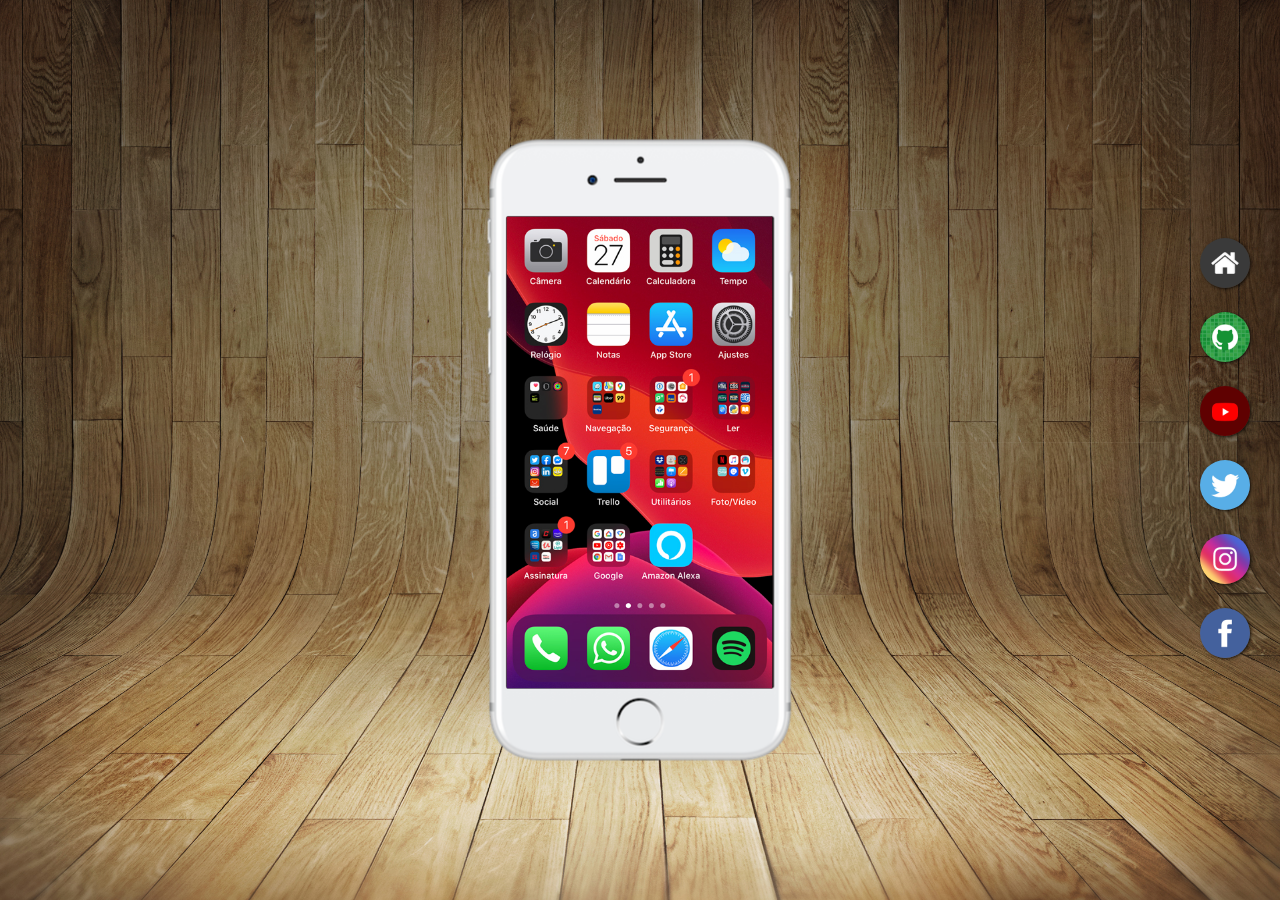
<file: index.html>
<!DOCTYPE html>
<html lang="pt-br">
<head>
    <meta charset="UTF-8">
    <meta name="viewport" content="width=device-width, initial-scale=1.0">
    <title>Projeto Social</title>
    <link rel="shortcut icon" href="faviconn.ico" type="image/x-icon">
    <link rel="stylesheet" href="estilos/styles.css">
    
</head>
<body>
    <main>
        <section id="phone">
            <iframe id="tela" name="tela" src="home.html" frameborder="0" ></iframe>

        </section><!--phone-->

        <section id="redes-sociais">
            <a class="flex-item1" href="github.html" target="tela"><img src="imagens/logo-github.jpg" alt="github"></a>
            <a class="flex-item2" href="facebook.html" target="tela"><img src="imagens/logo-facebook.jpg" alt="facebook"></a>
            <a class="flex-item3" href="home.html" target="tela"><img src="imagens/logo-home.jpg" alt="home"></a>
            
            <a class="flex-item4" href="instagram.html" target="tela"><img src="imagens/logo-instagram.jpg" alt="instagram"></a>
            <a class="flex-item5" href="twitter.html" target="tela"><img src="imagens/logo-twitter.jpg" alt="twitter"></a>
            <a class="flex-item6" href="youtube.html" target="tela"><img src="imagens/logo-youtube.jpg" alt="youtube"></a>

        </section><!--redes-sociais-->
    </main><!--main-->
</body>
</html>
</file>
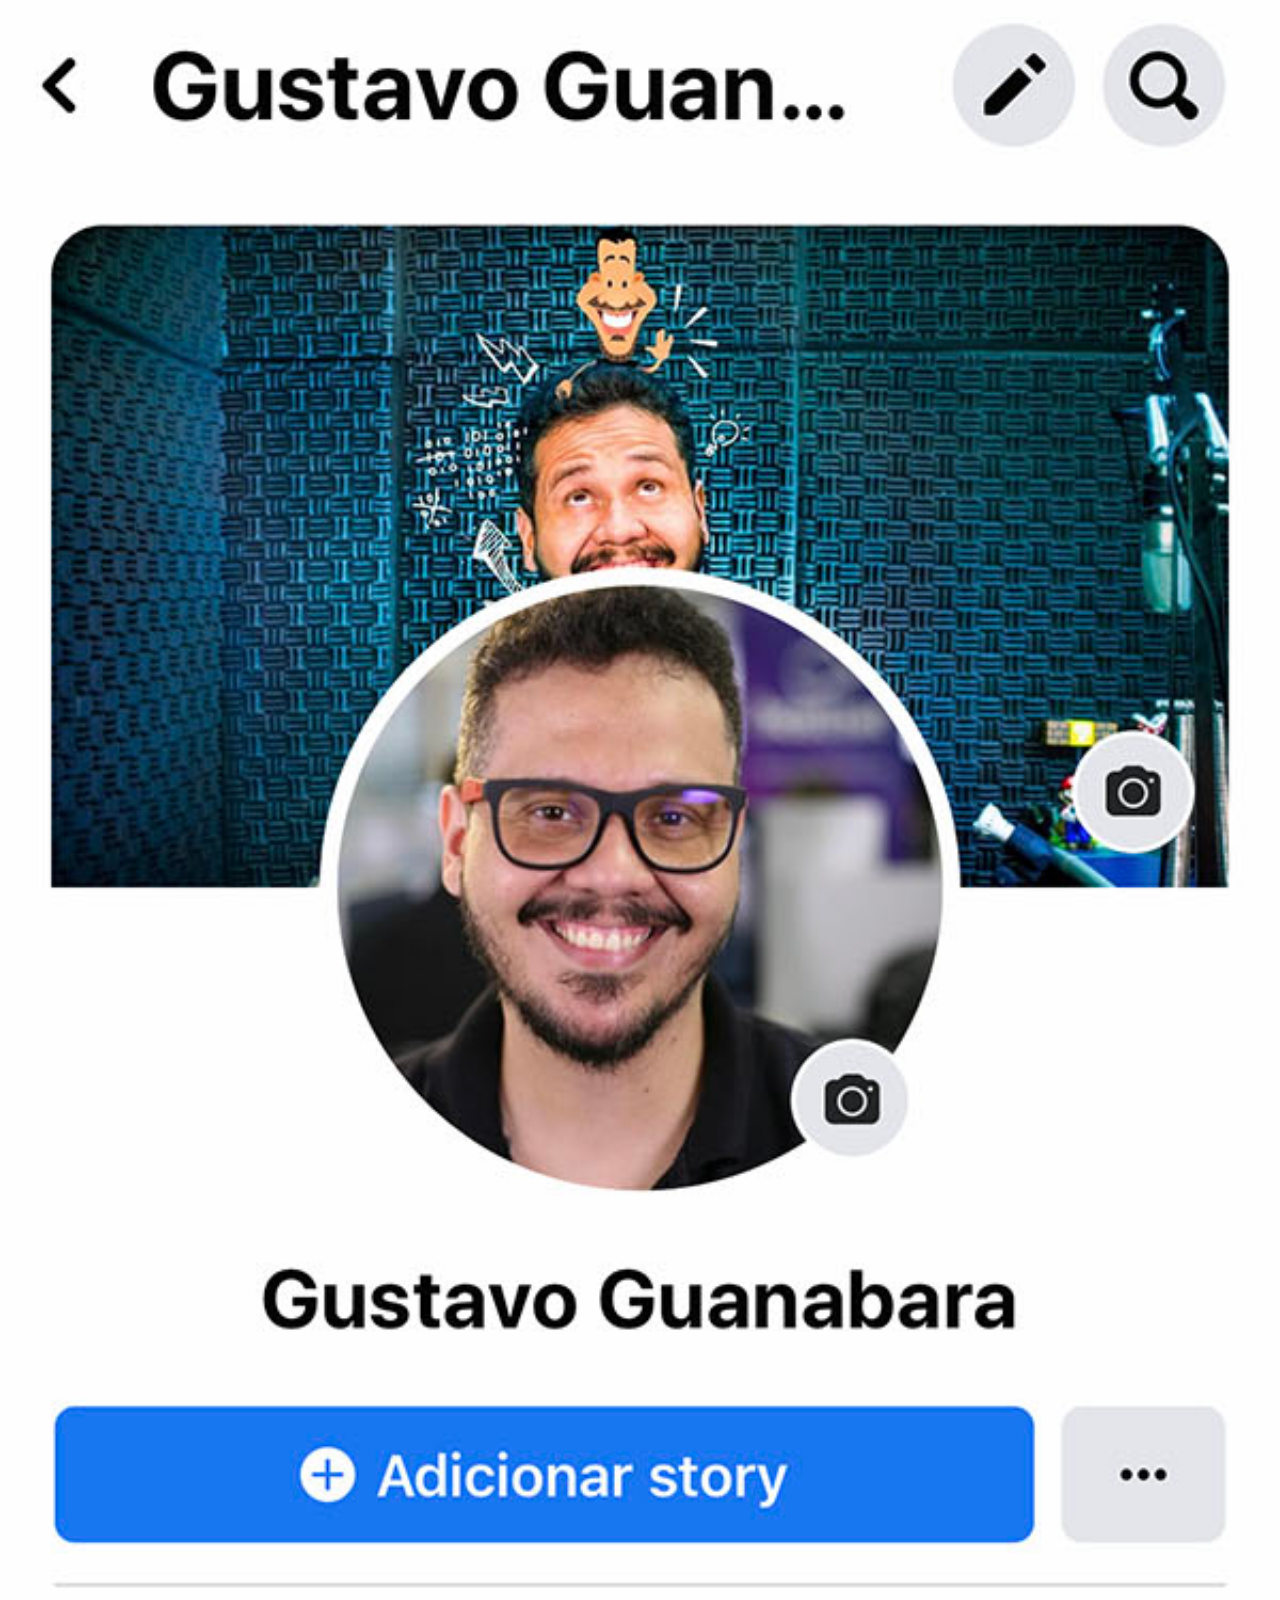
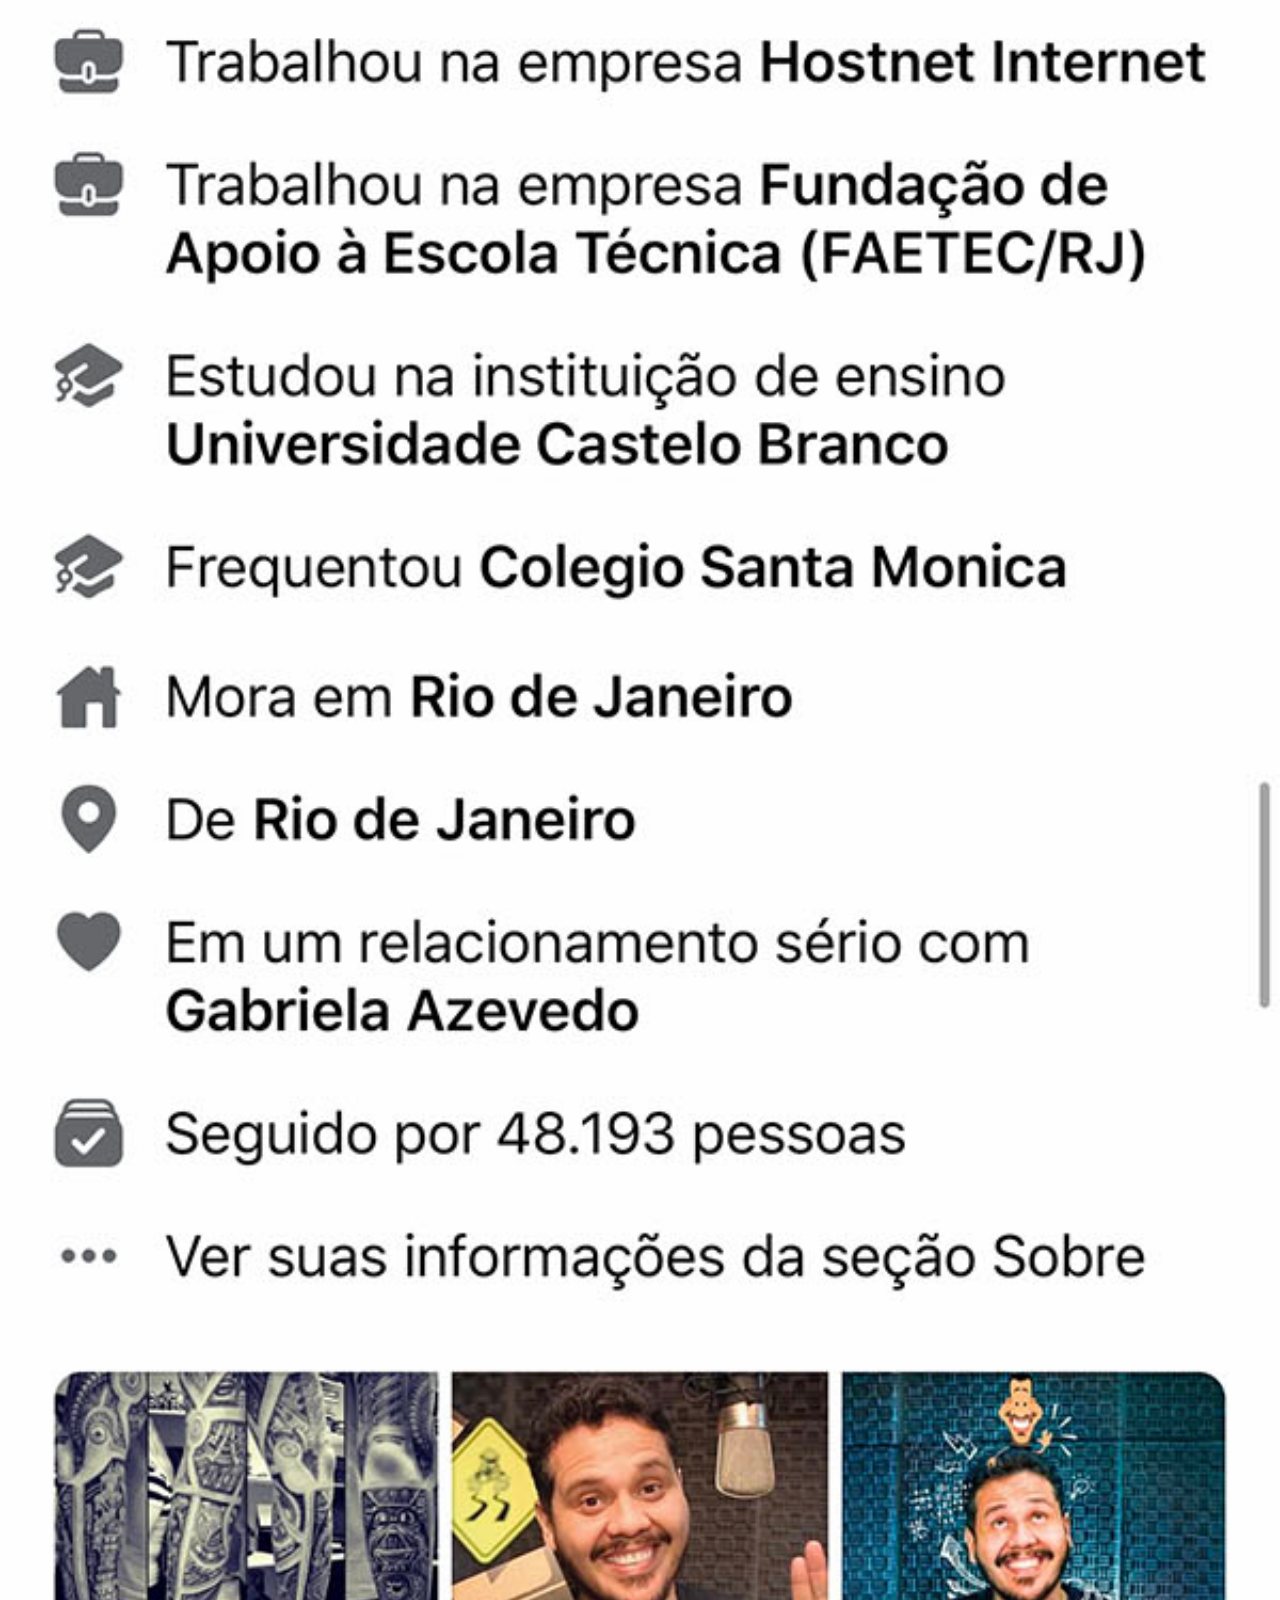
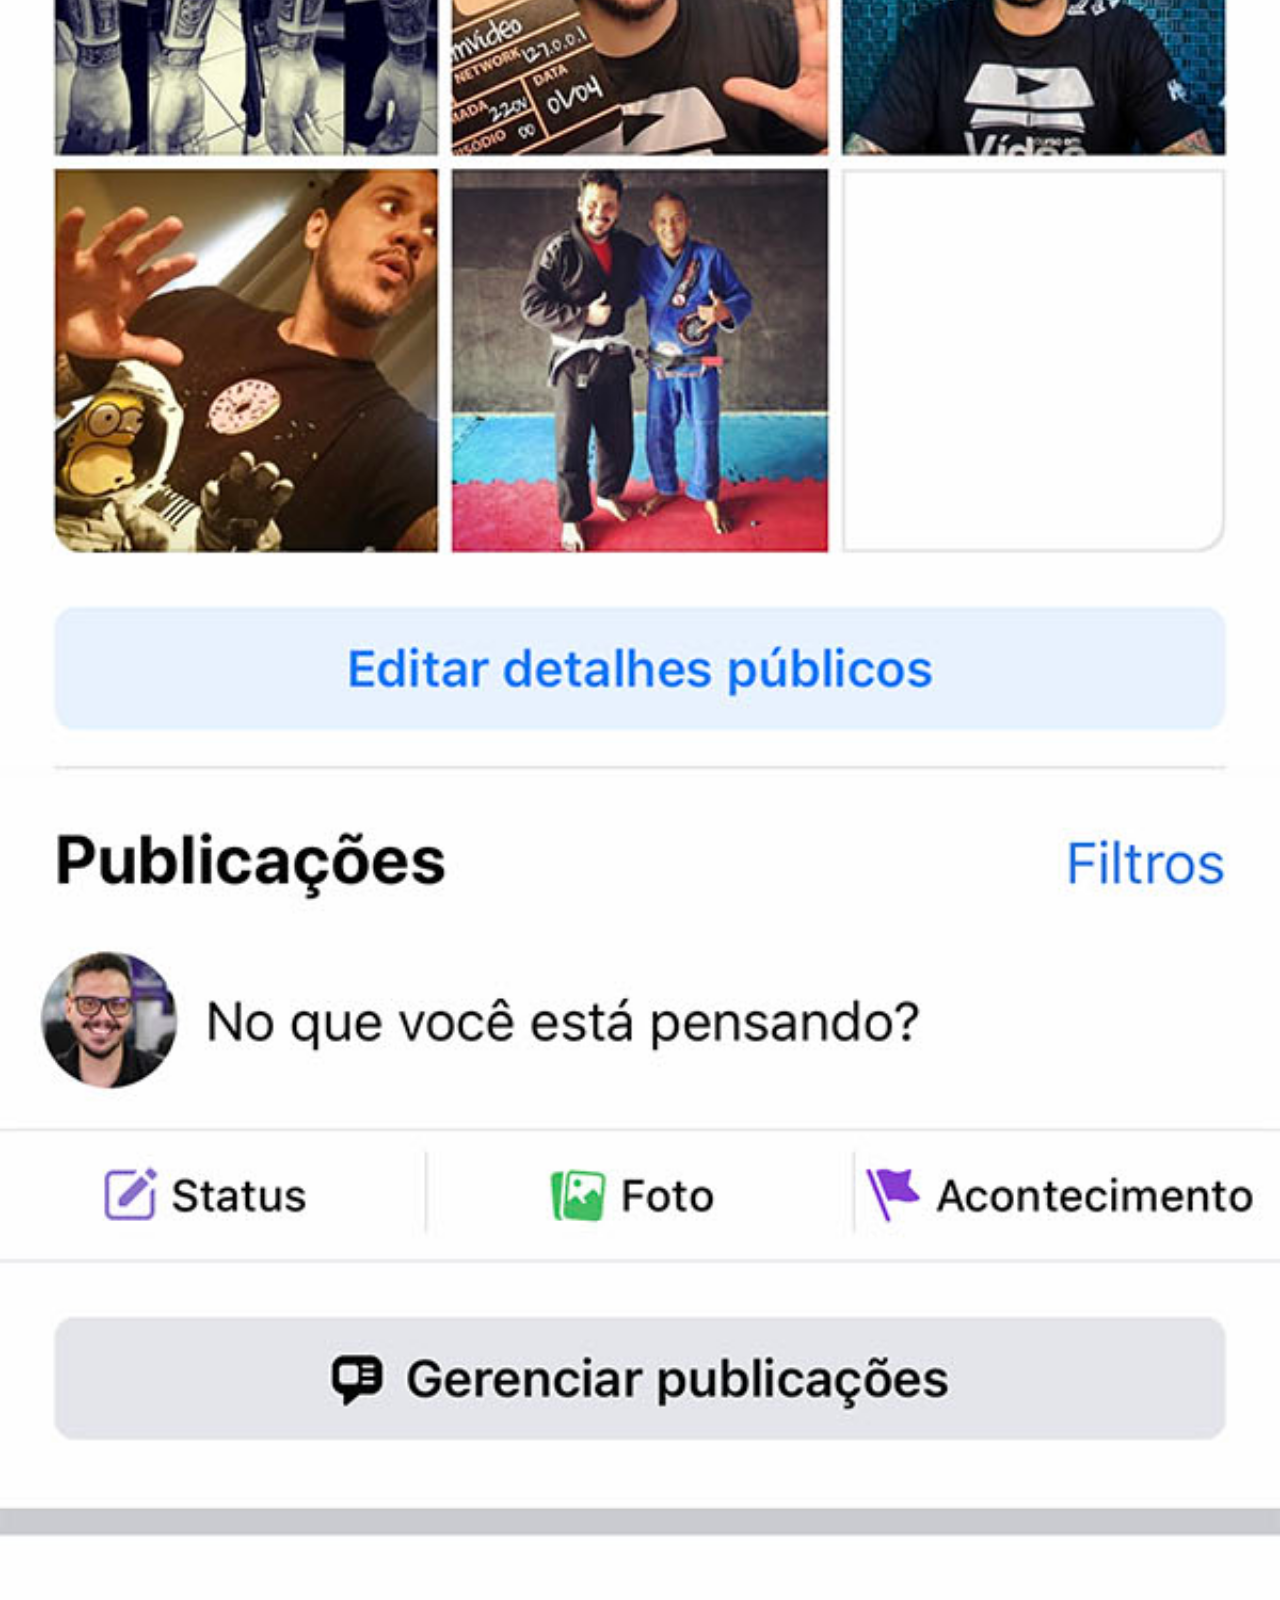
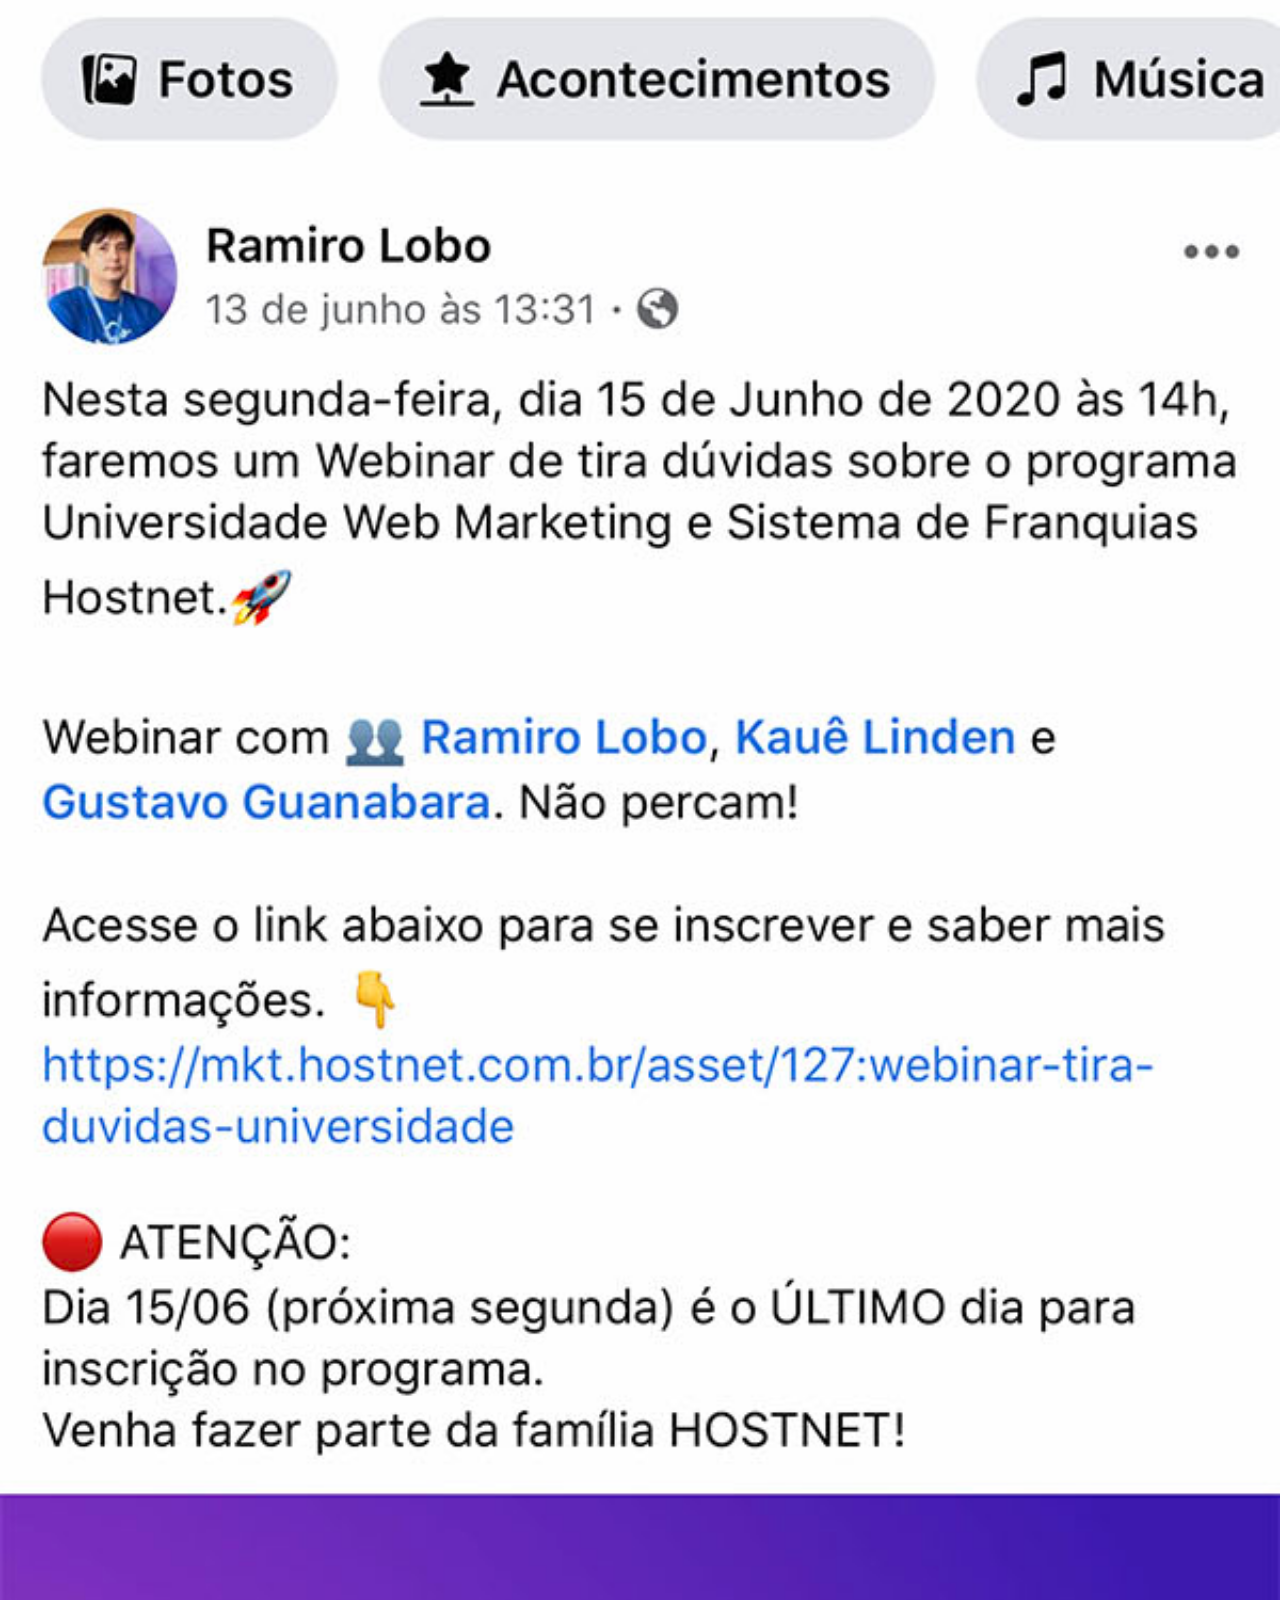
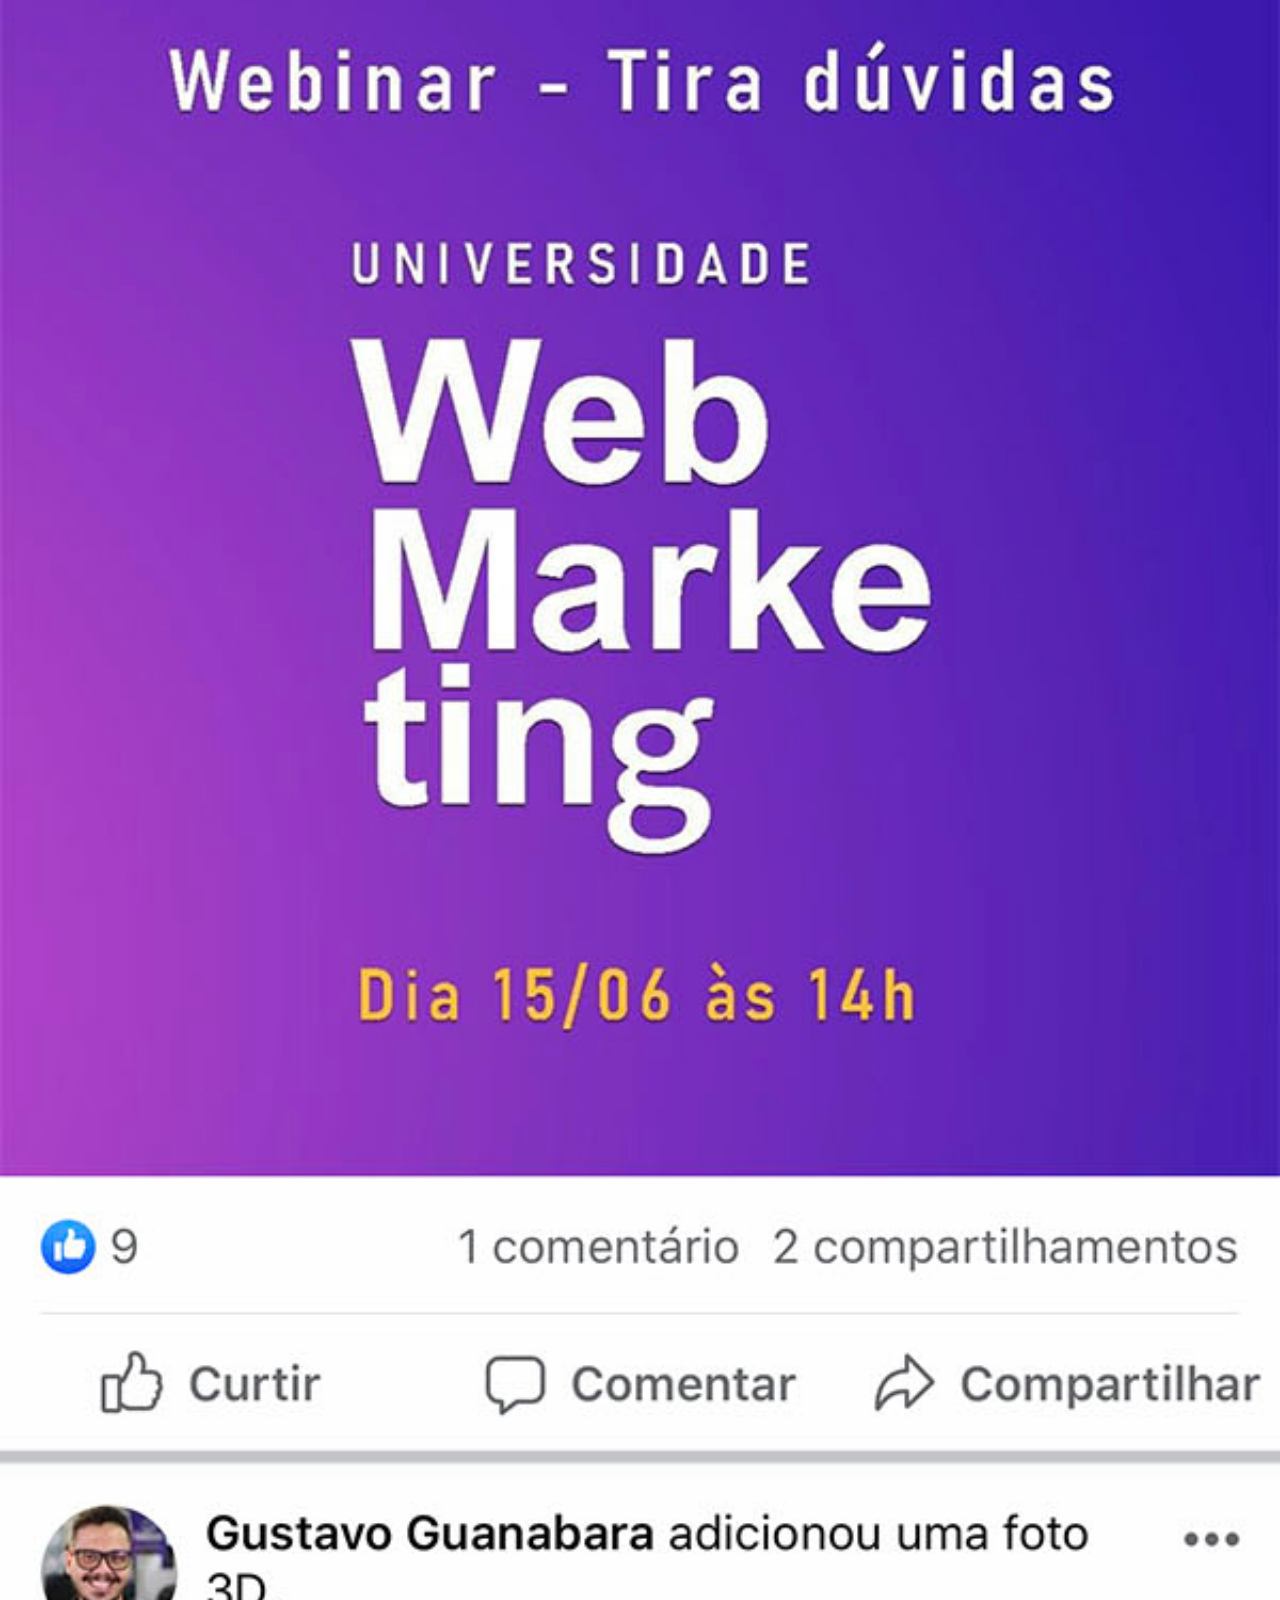
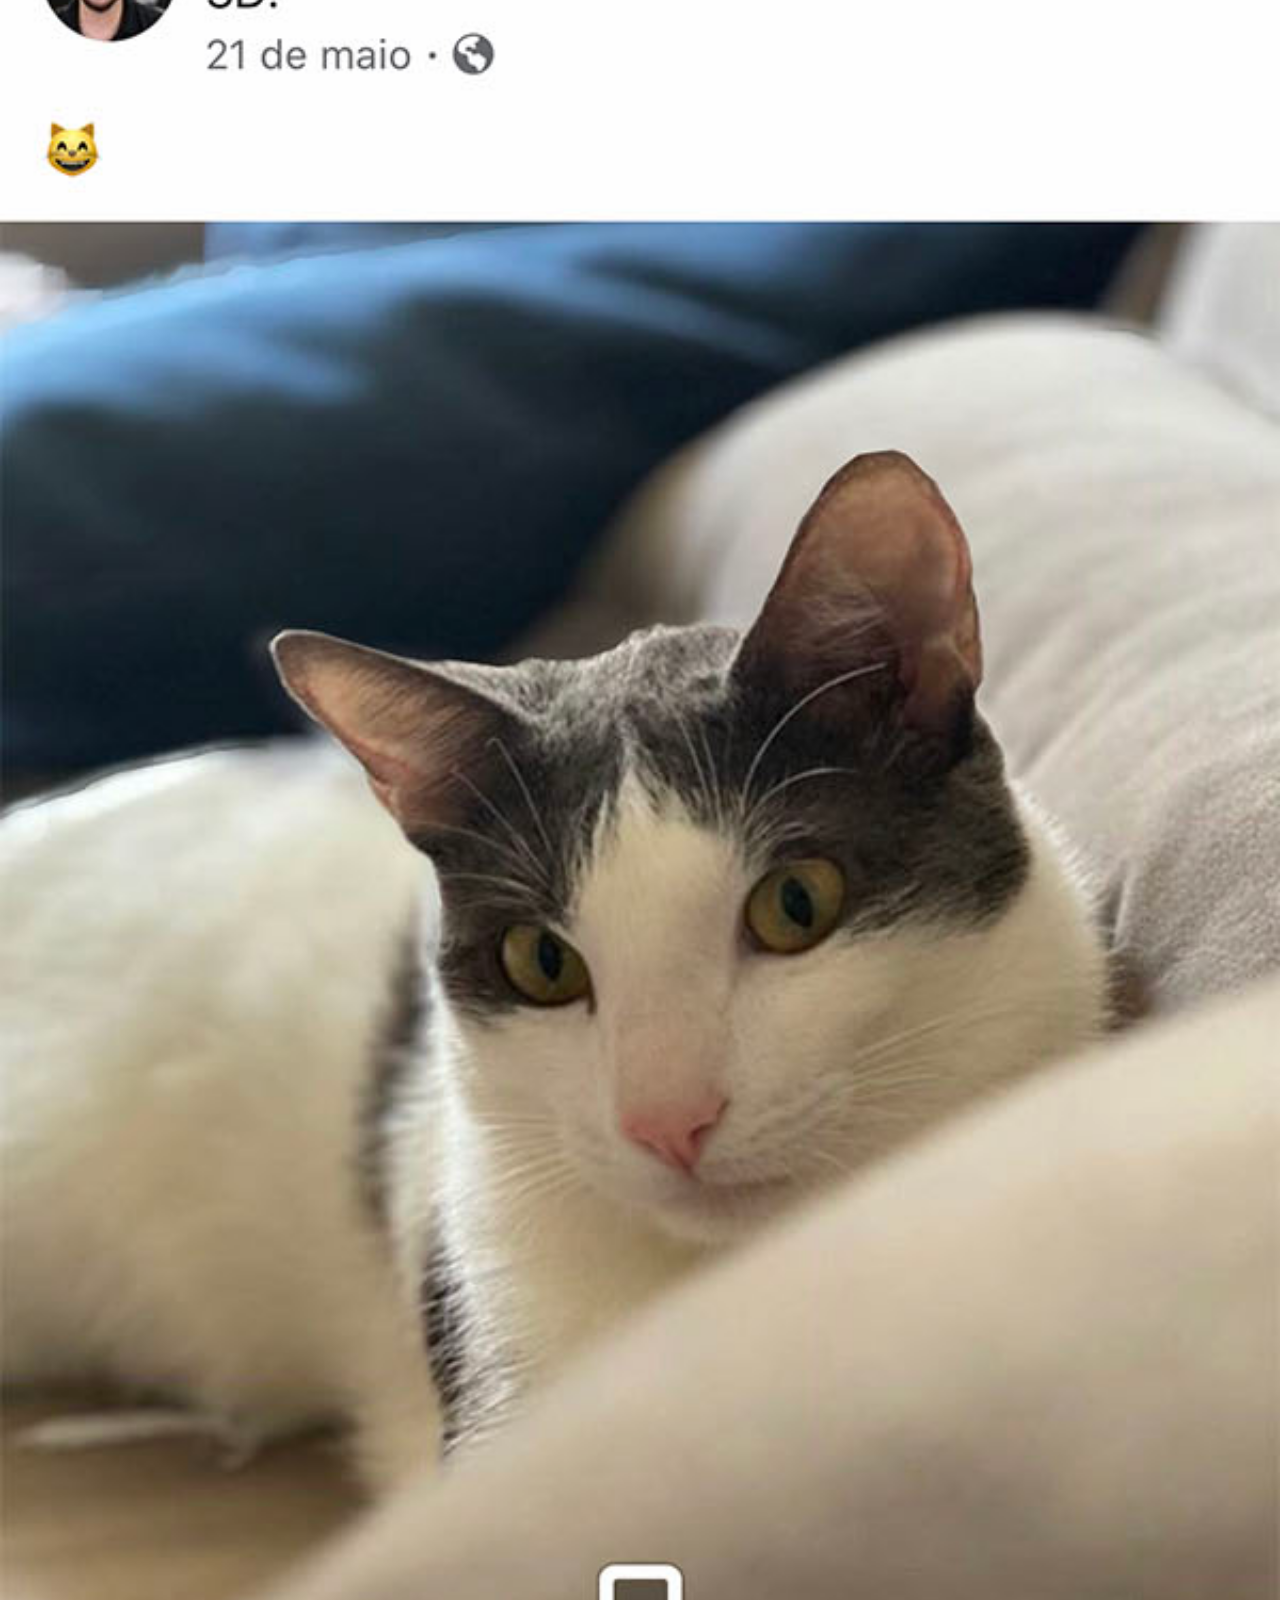
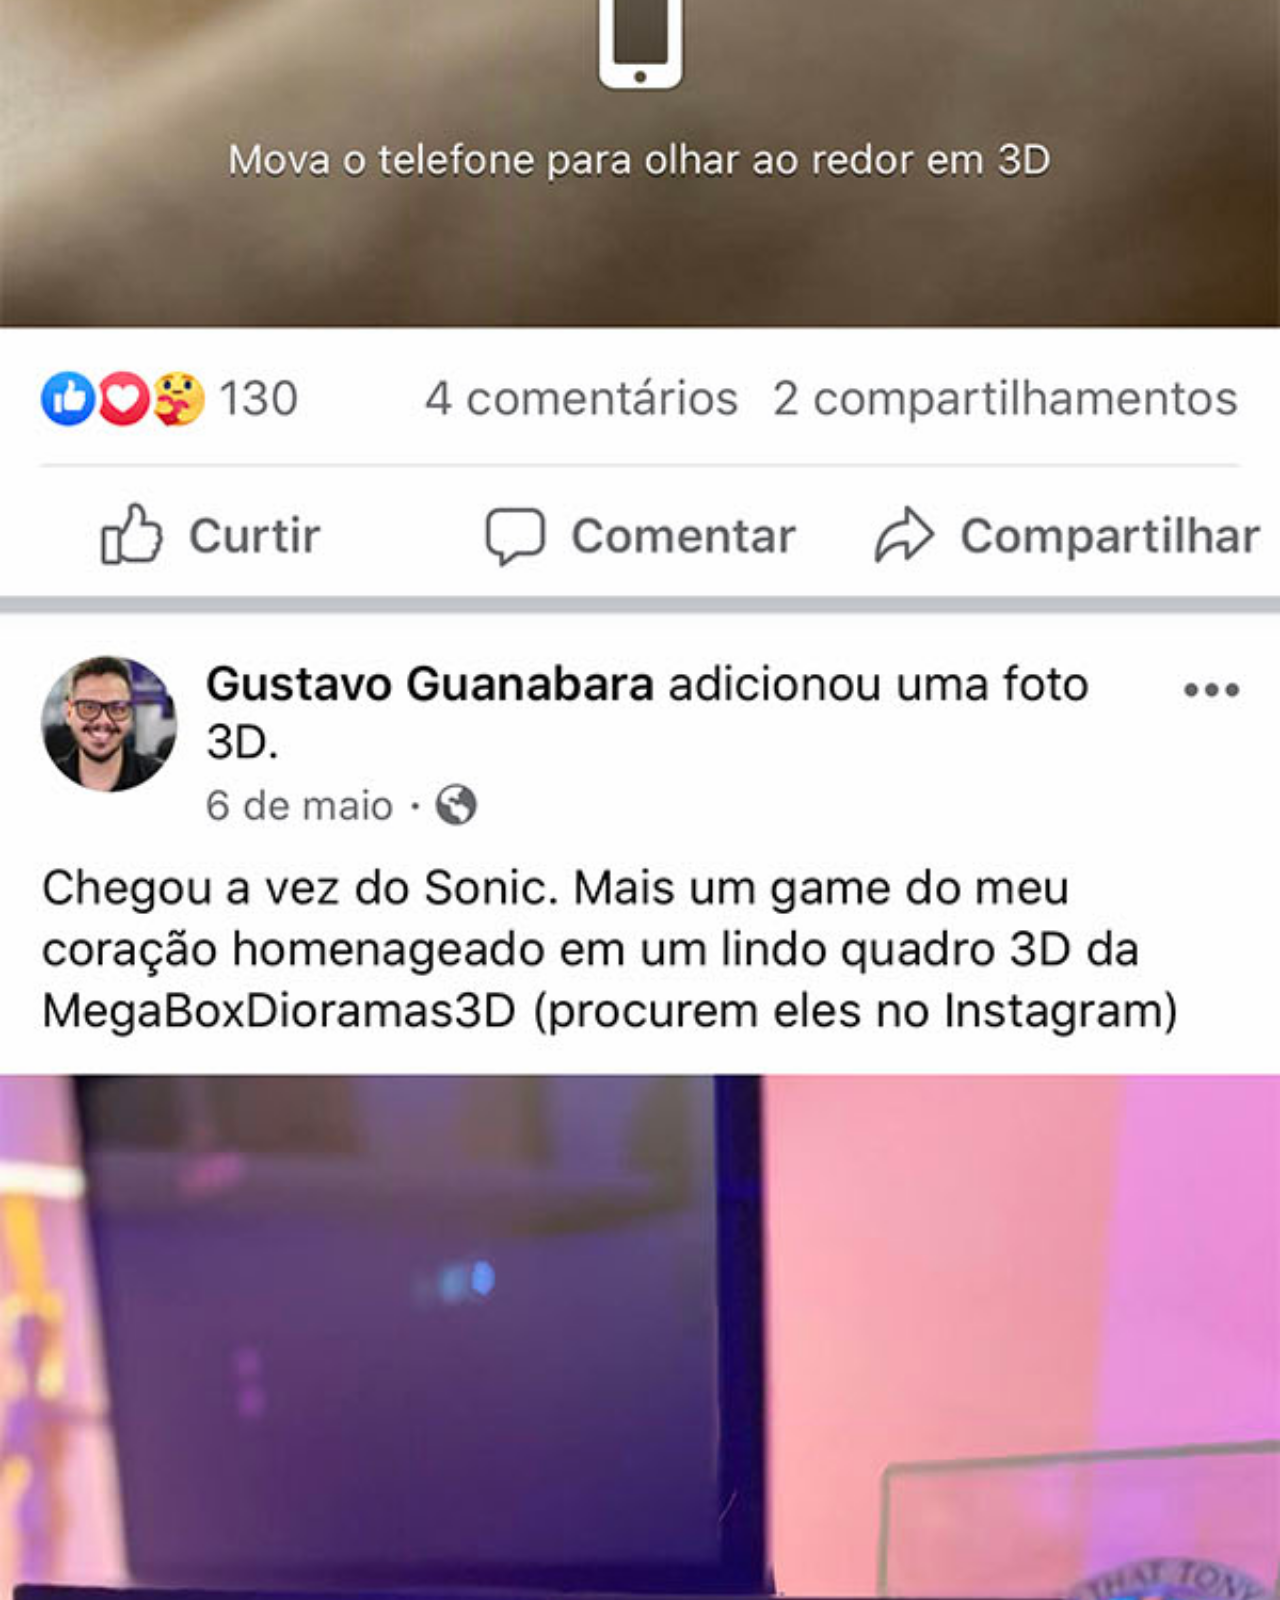
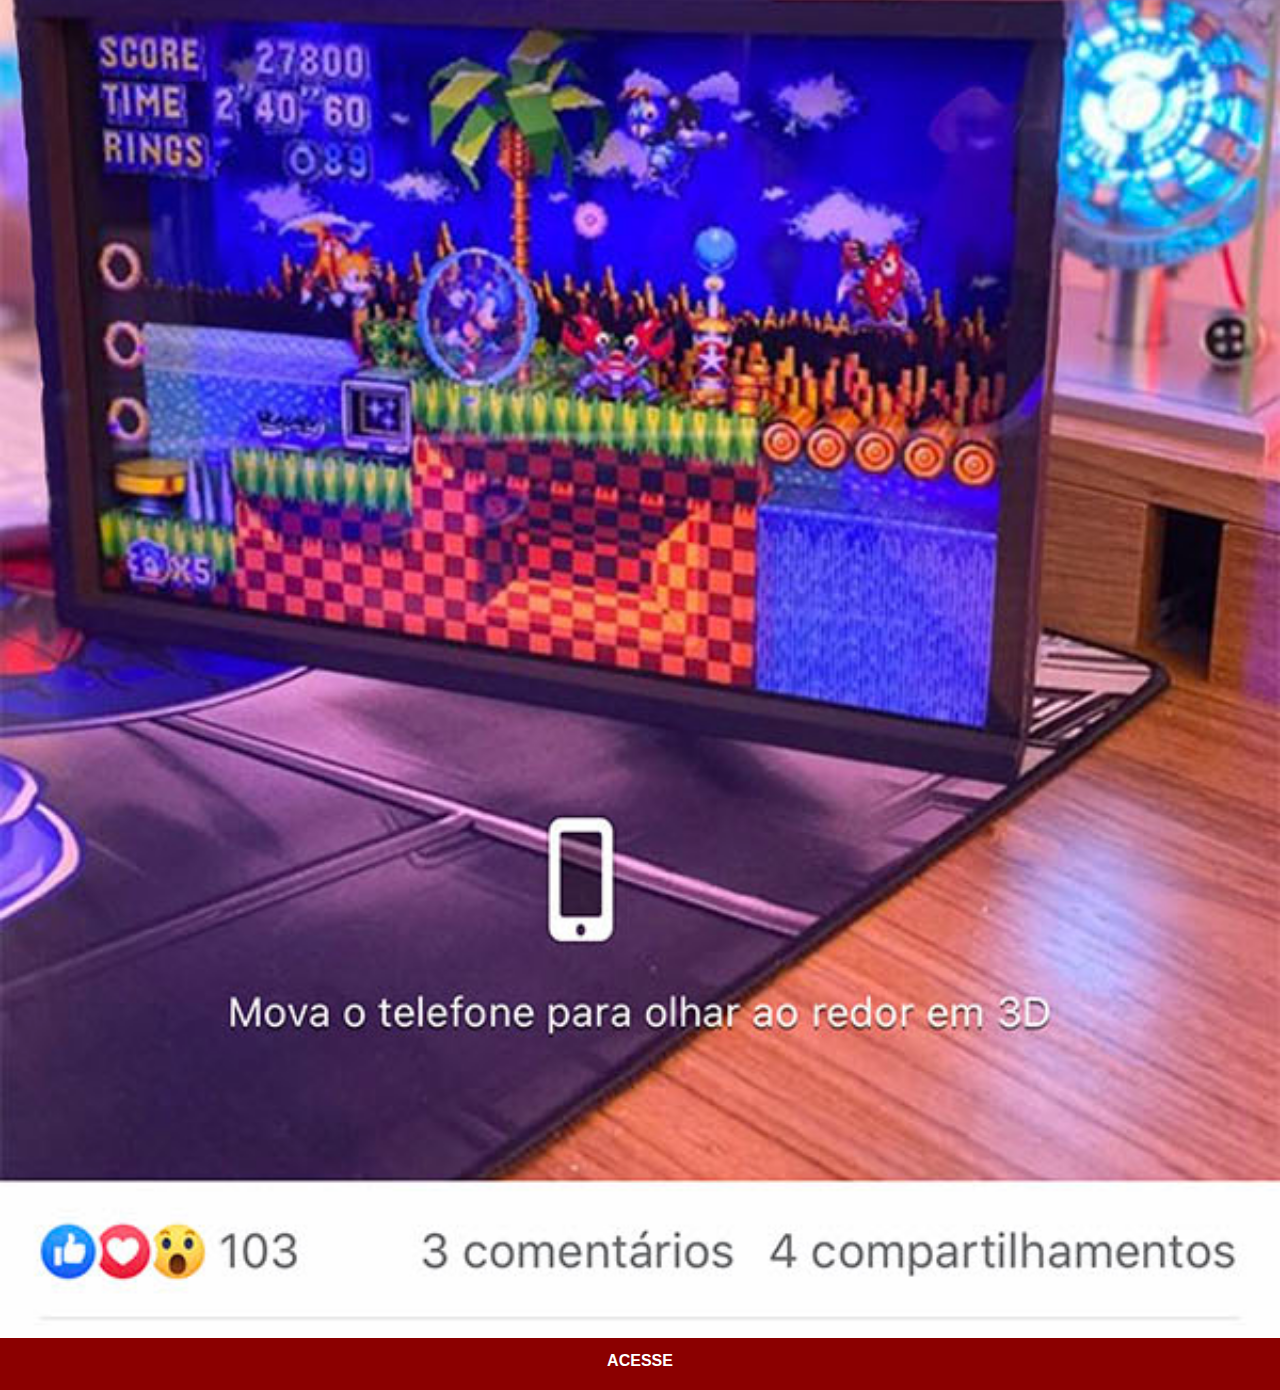
<file: facebook.html>
<!DOCTYPE html>
<html lang="pt-br">
<head>
    <meta charset="UTF-8">
    <meta name="viewport" content="width=device-width, initial-scale=1.0">
    <title>Facebook</title>
    <link rel="stylesheet" href="estilos/rede-estilos.css">
</head>
<body>
    <img src="imagens/tela-facebook.jpg" alt="facebook">
    <a href="#">ACESSE</a>
</body>
</html>
</file>
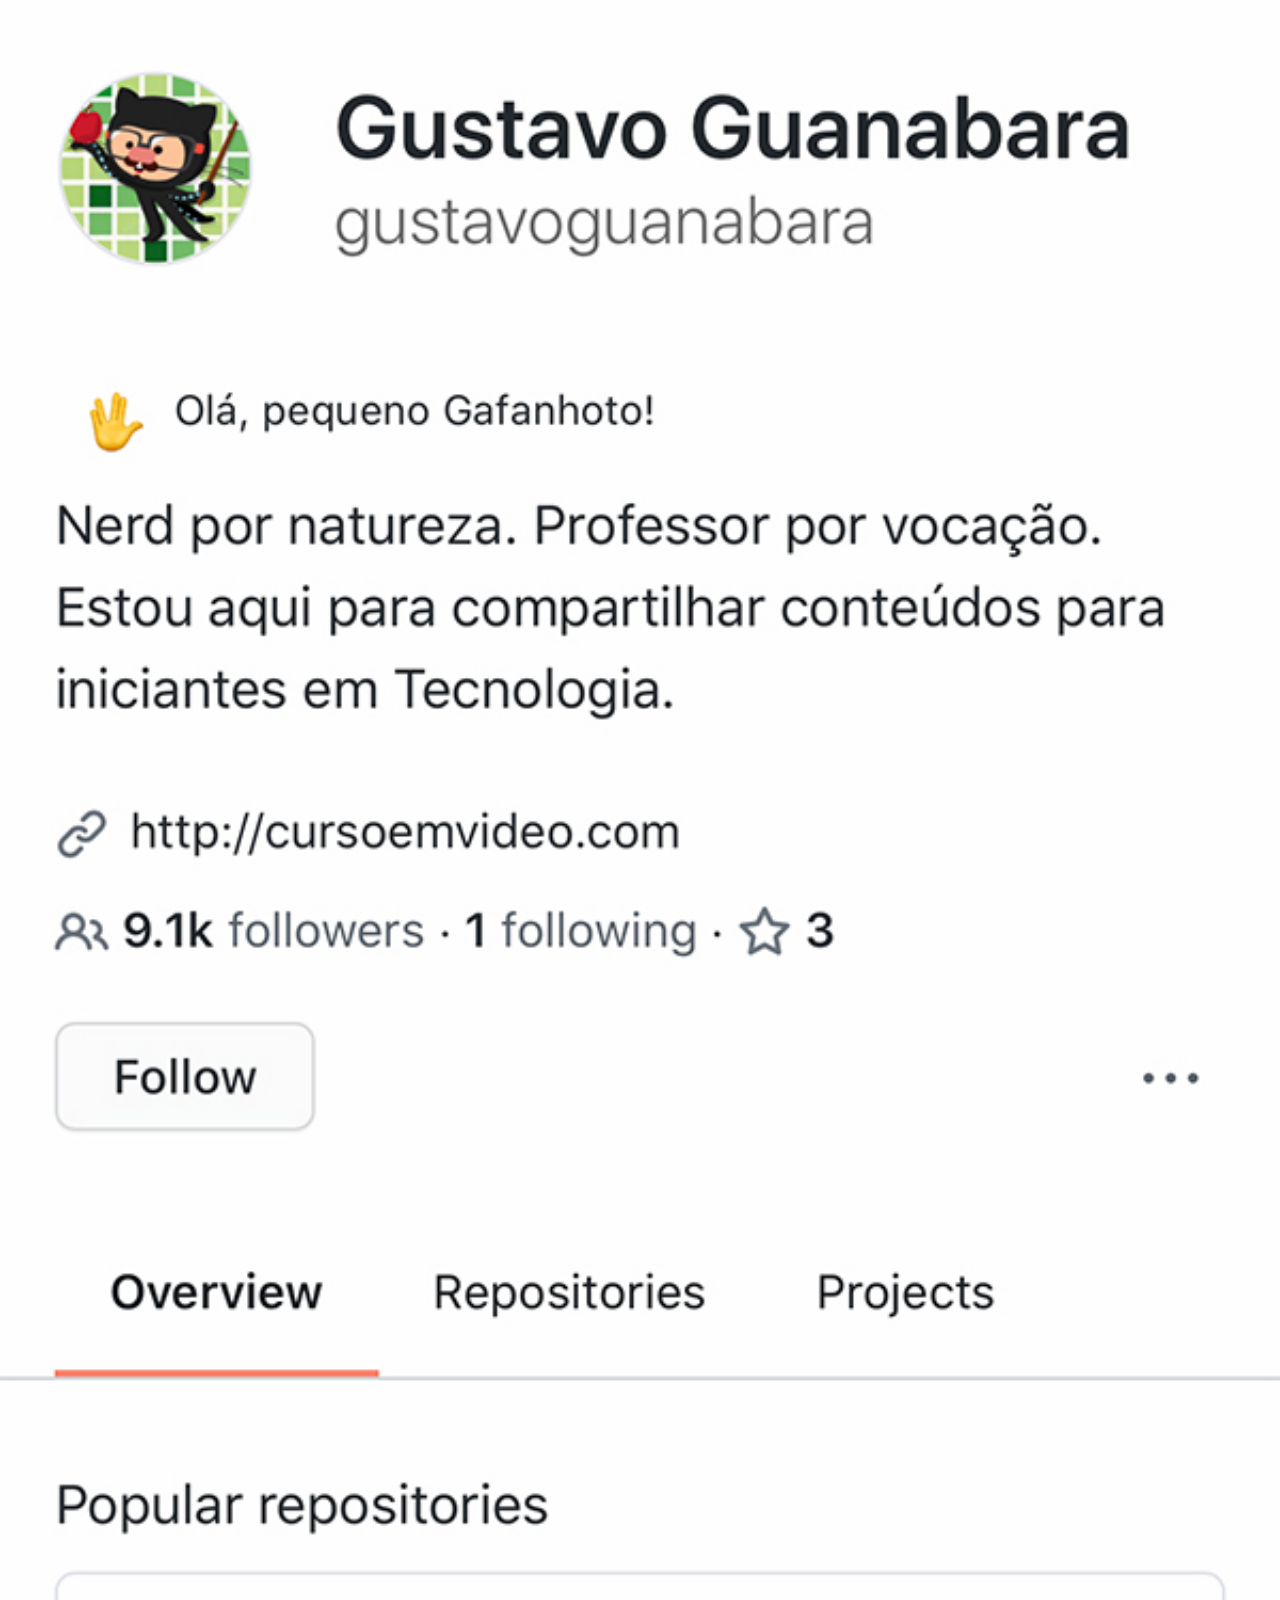
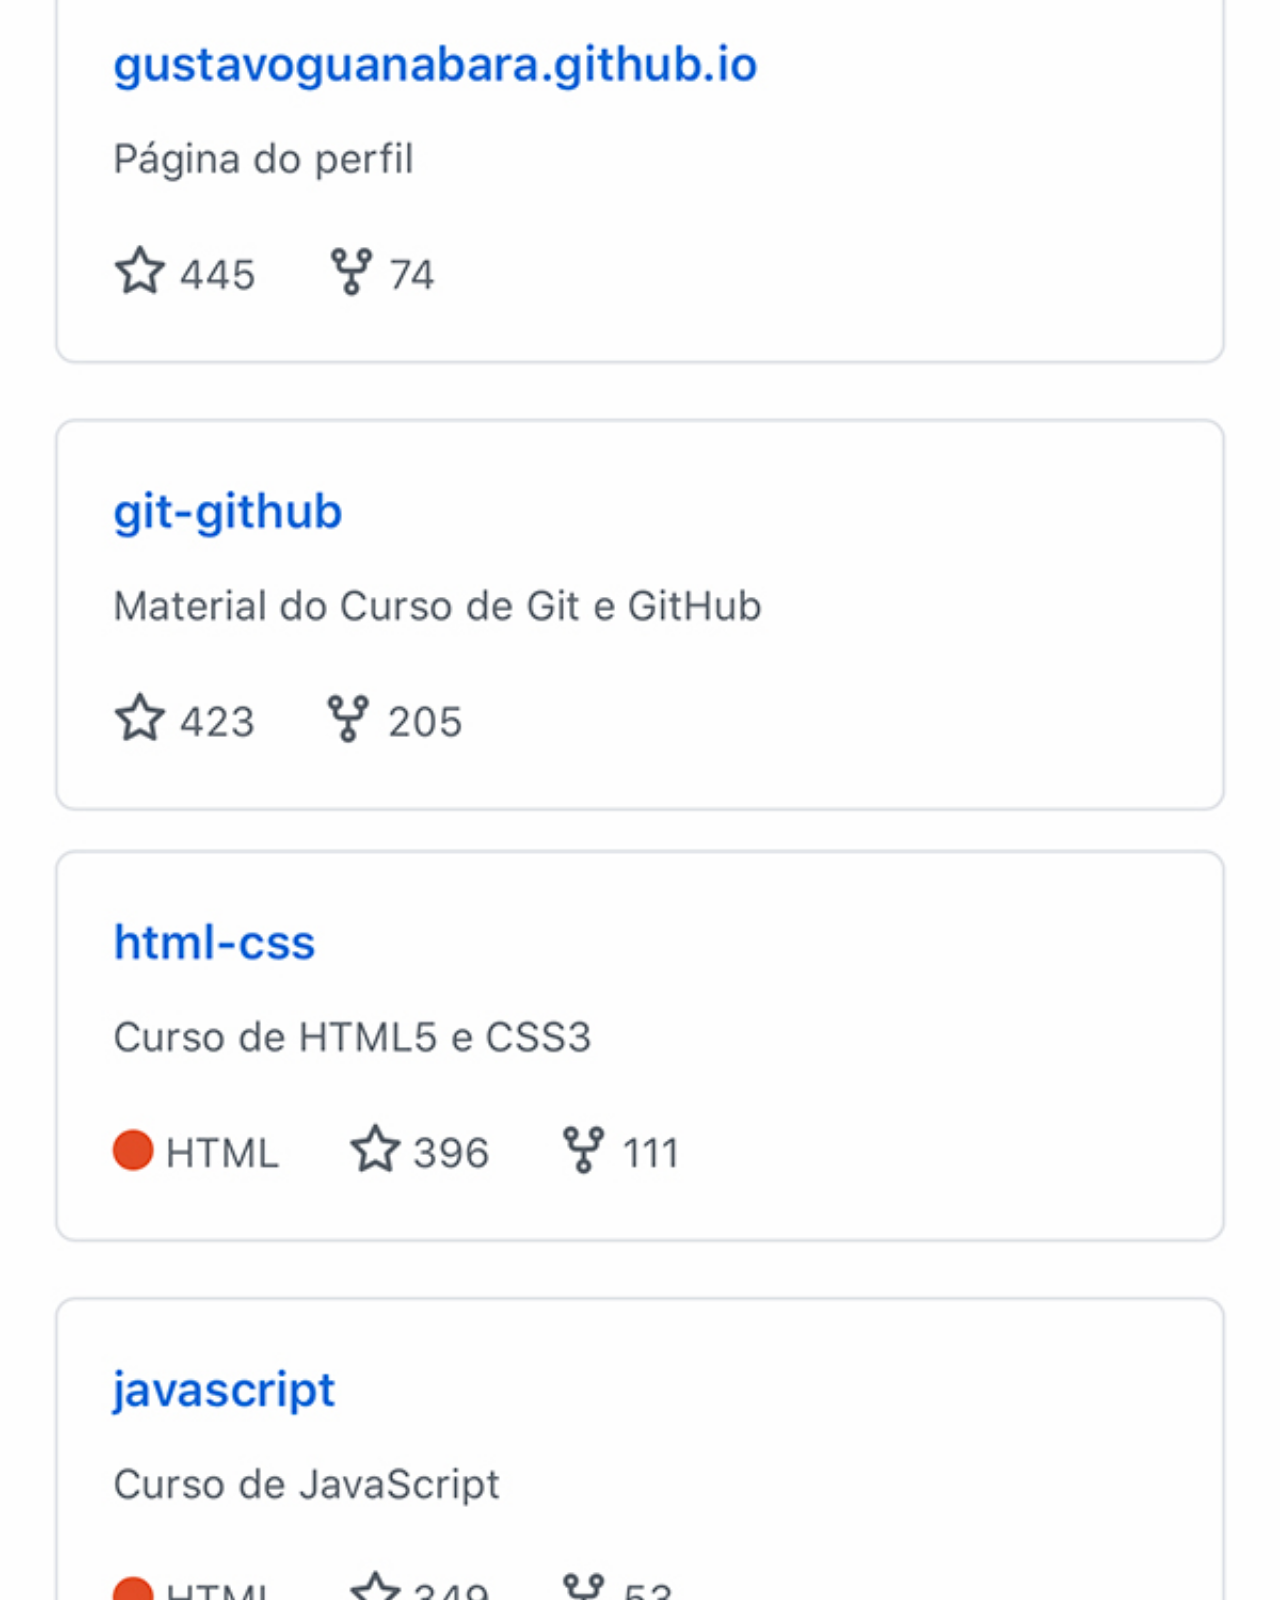
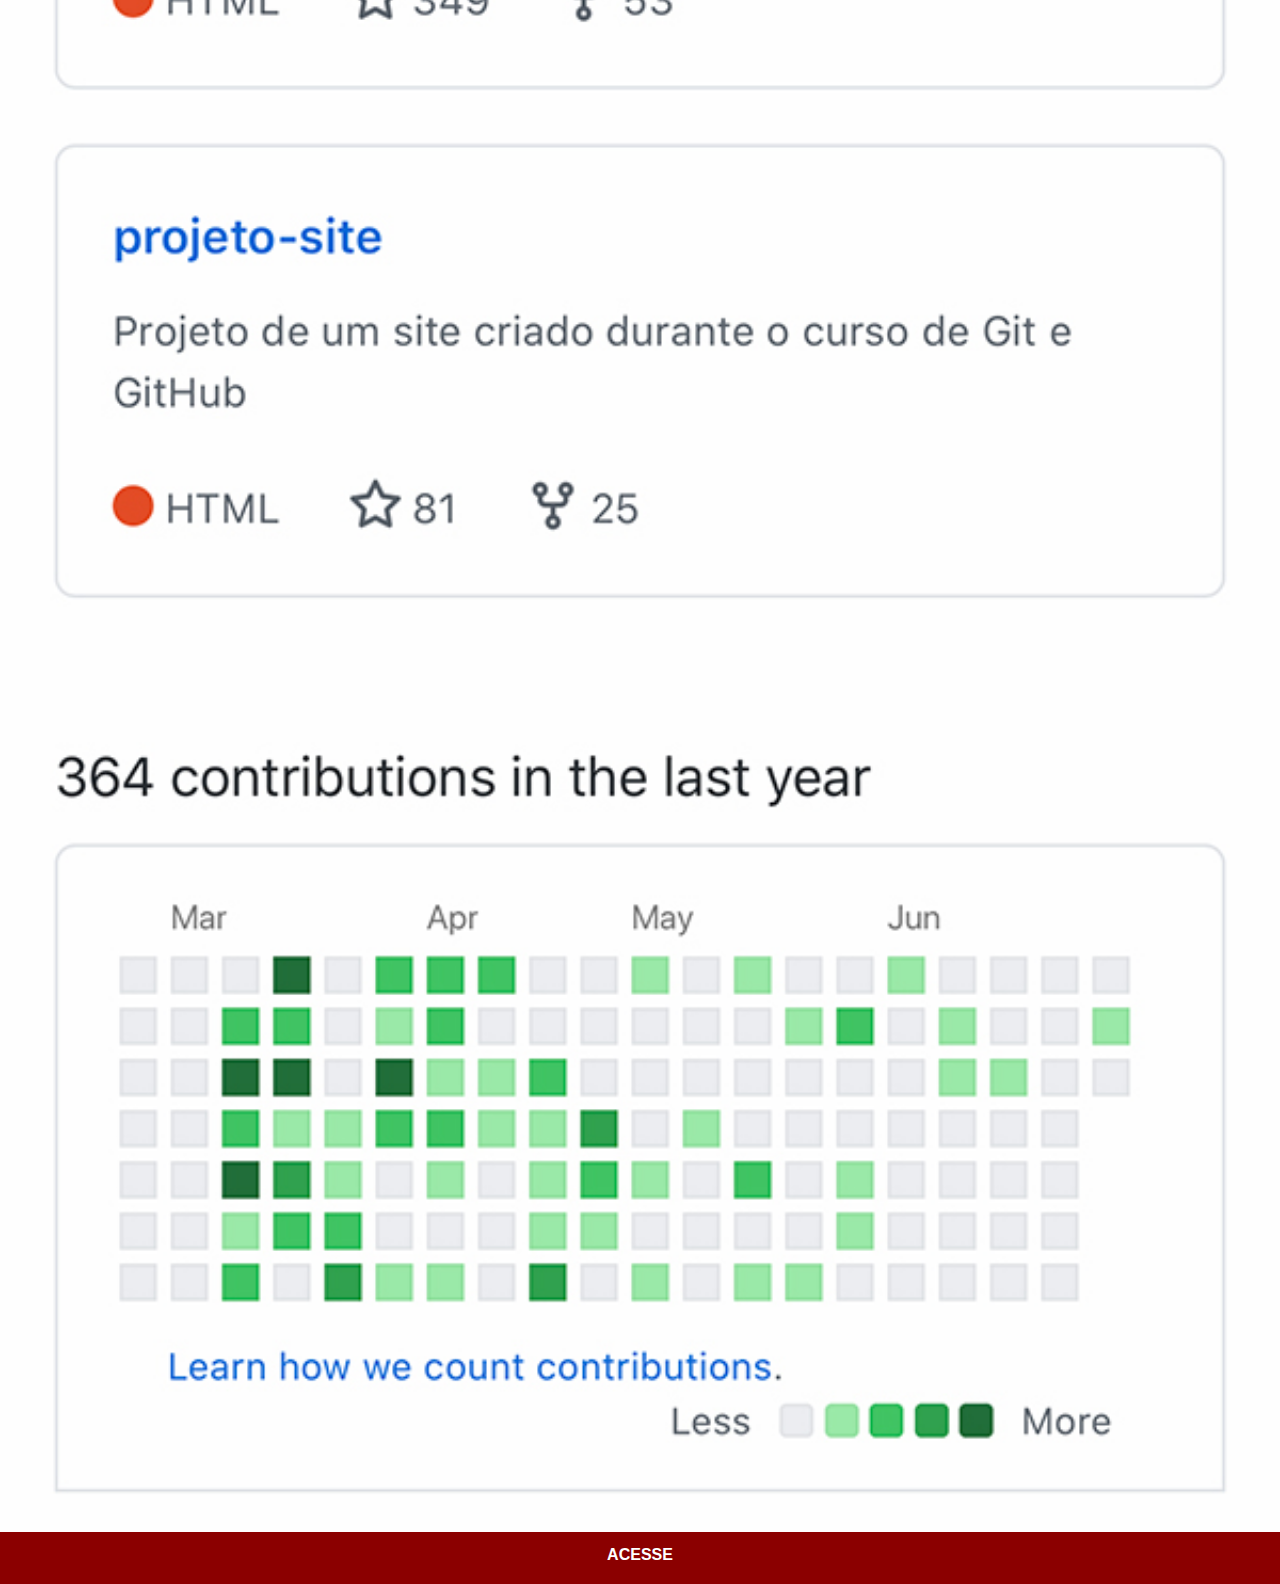
<file: github.html>
<!DOCTYPE html>
<html lang="pt-br">
<head>
    <meta charset="UTF-8">
    <meta name="viewport" content="width=device-width, initial-scale=1.0">
    <title>Github</title>
    <link rel="stylesheet" href="estilos/rede-estilos.css">
</head>
<body>
    <img src="imagens/tela-github.jpg" alt="Github">
    <a href="https://github.com/FabricioMRebeschini" target="_blank">ACESSE</a>
    
</body>
</html>
</file>
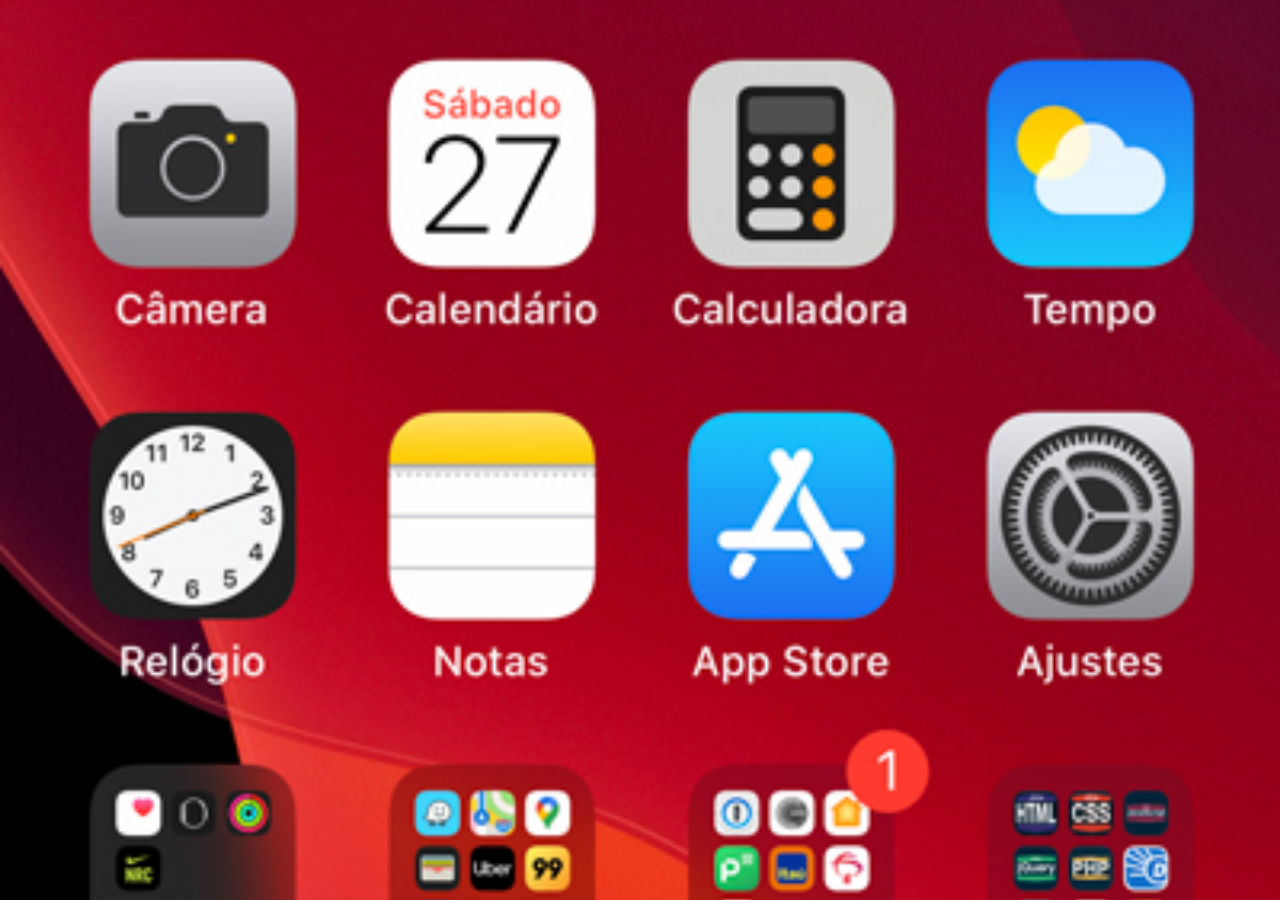
<file: home.html>
<!DOCTYPE html>
<html lang="pt-br">
<head>
    <meta charset="UTF-8">
    <meta name="viewport" content="width=device-width, initial-scale=1.0">
    <title>Home</title>
</head>
<style>
    *{
        margin: 0;
        padding: 0;
    }
    body{
        height: 100vh;
        width: 100vw;
        background: black url('imagens/tela-home.jpg');
        background-repeat: no-repeat;
        background-position: top center;
        background-size: cover;
    }
</style>
<body>
    
</body>
</html>
</file>
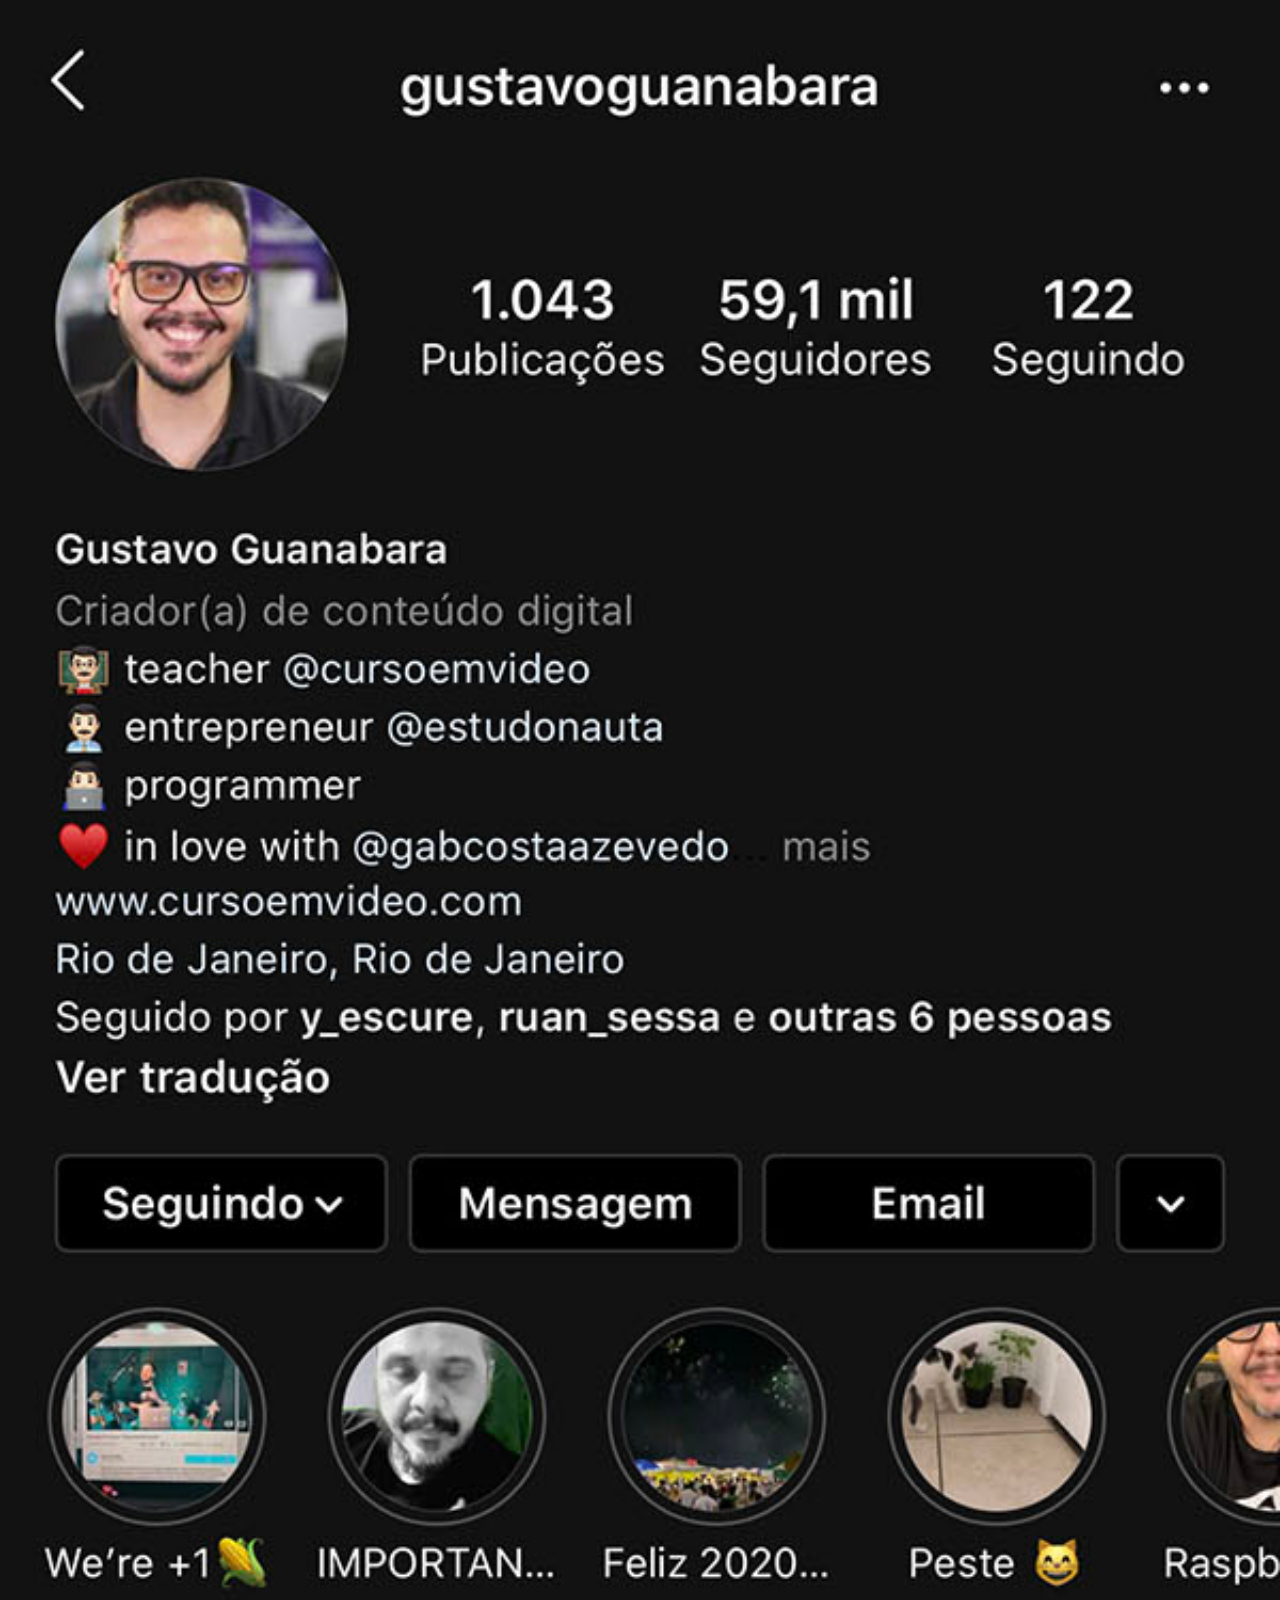
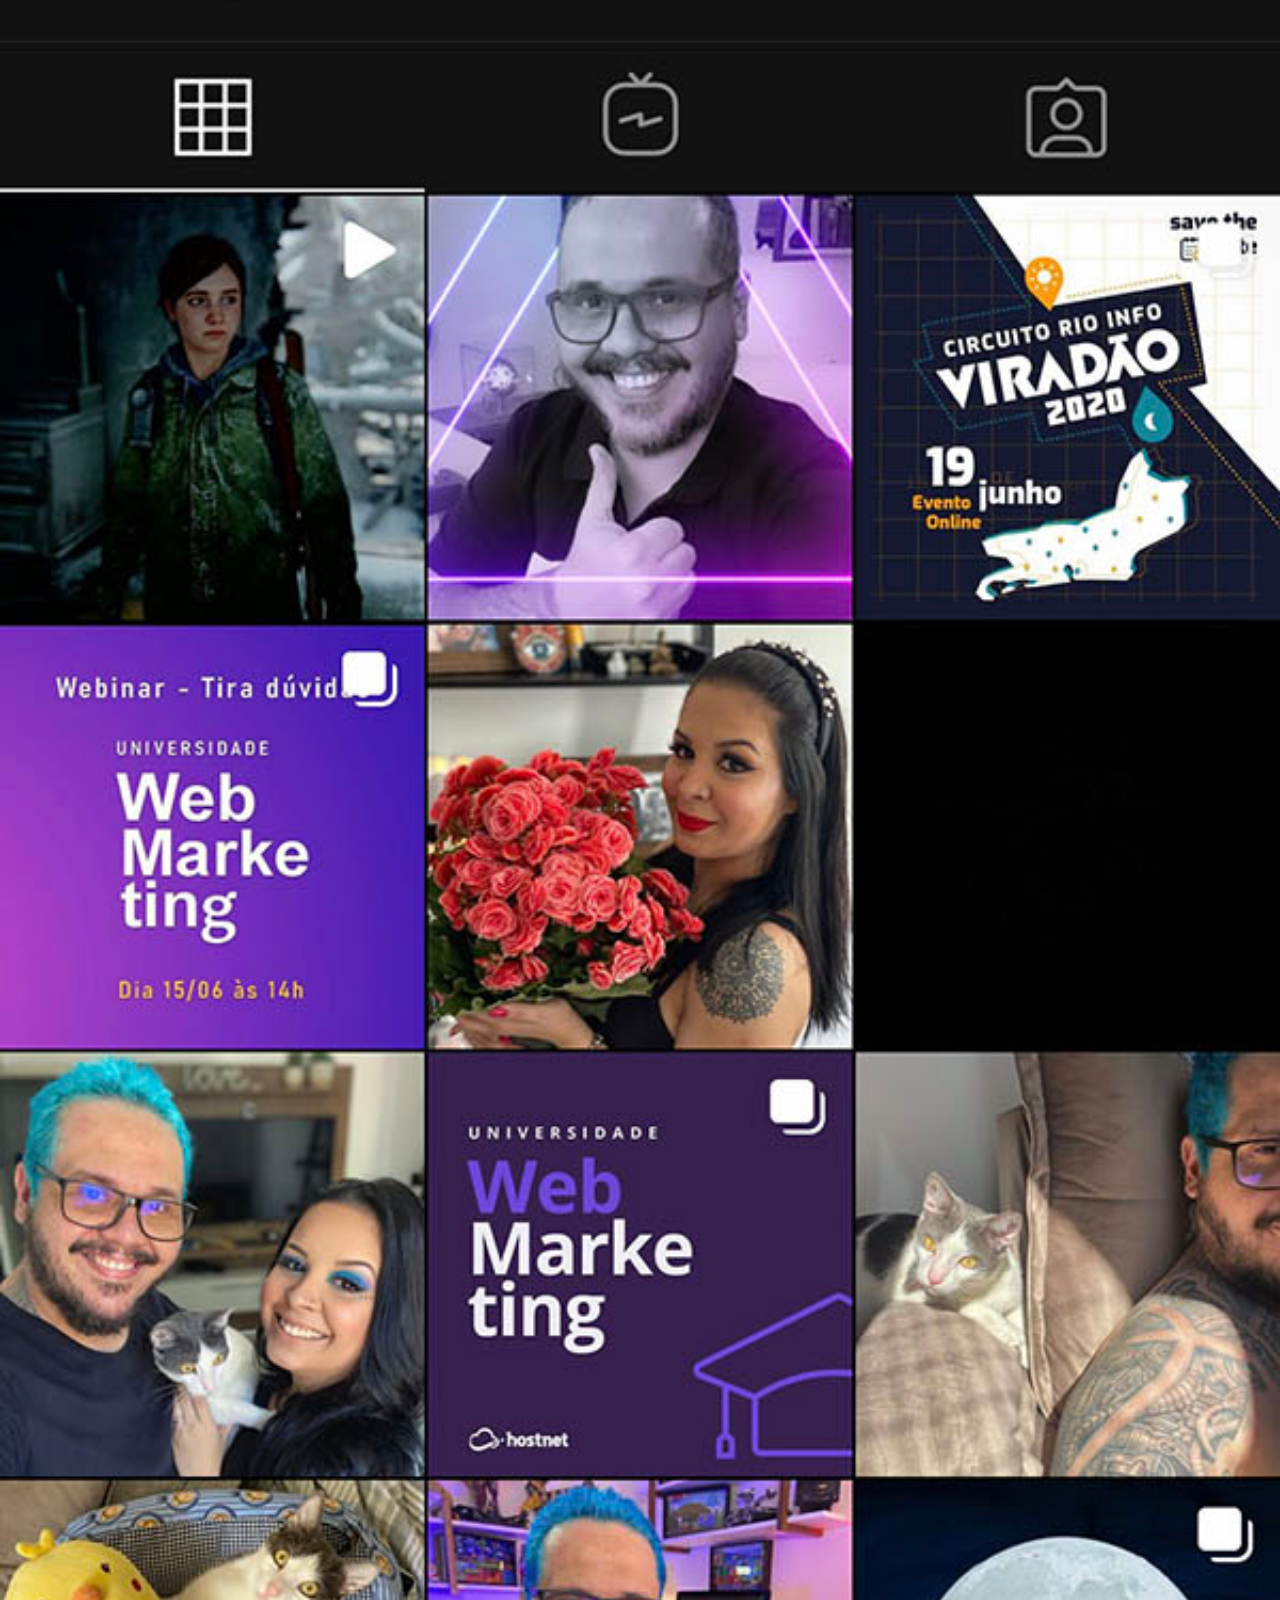
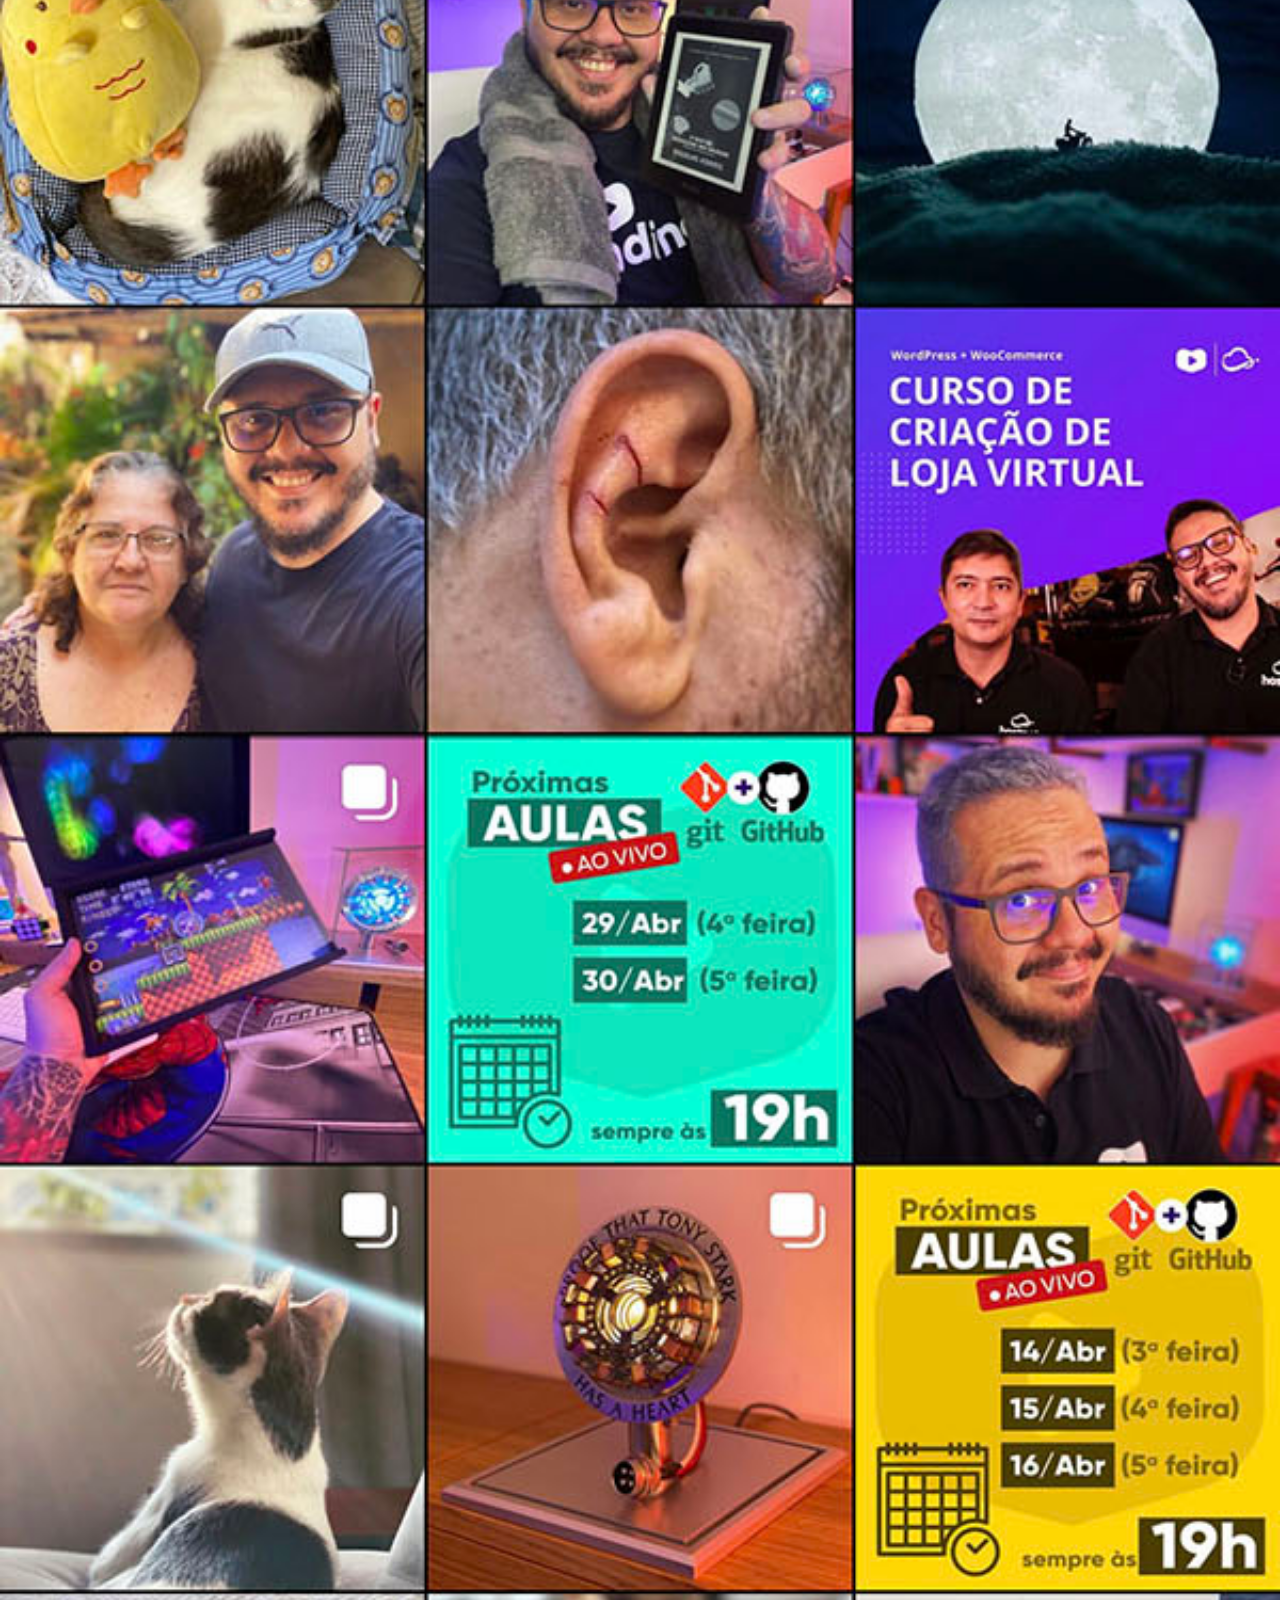
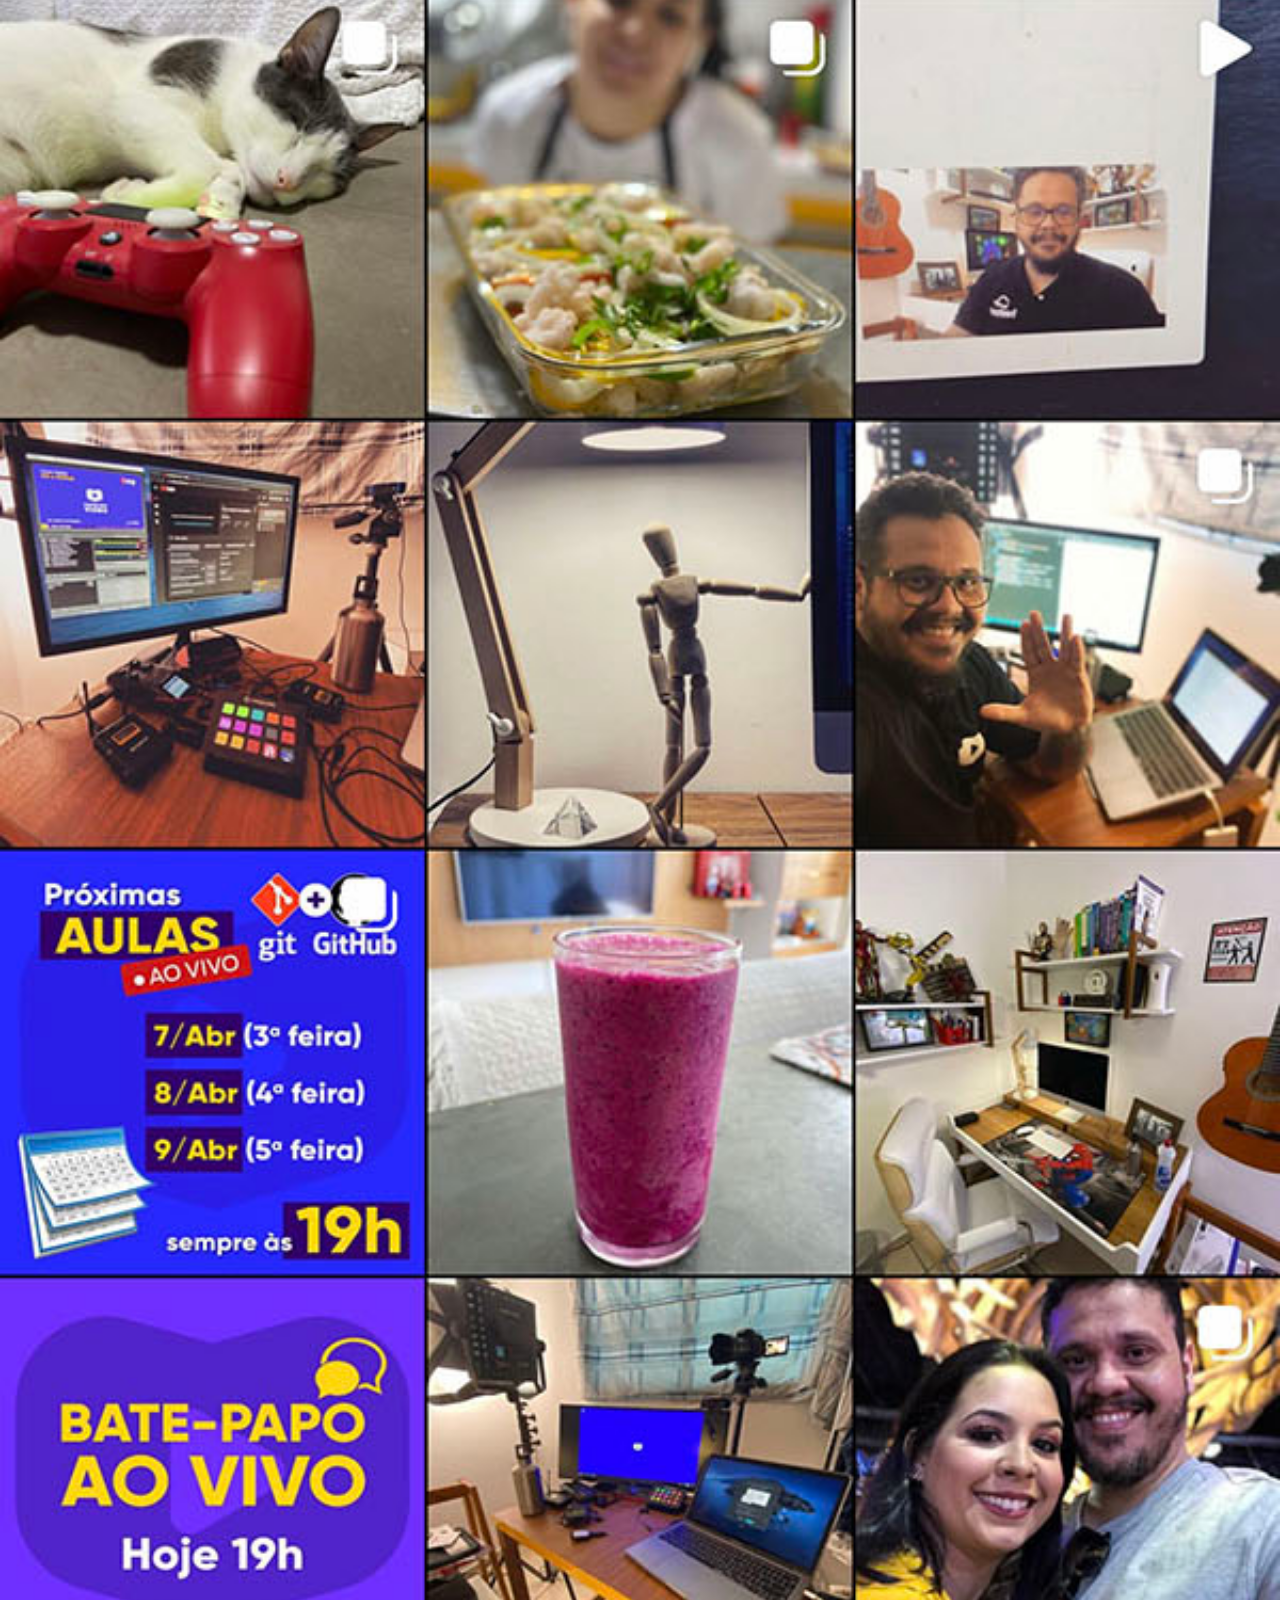
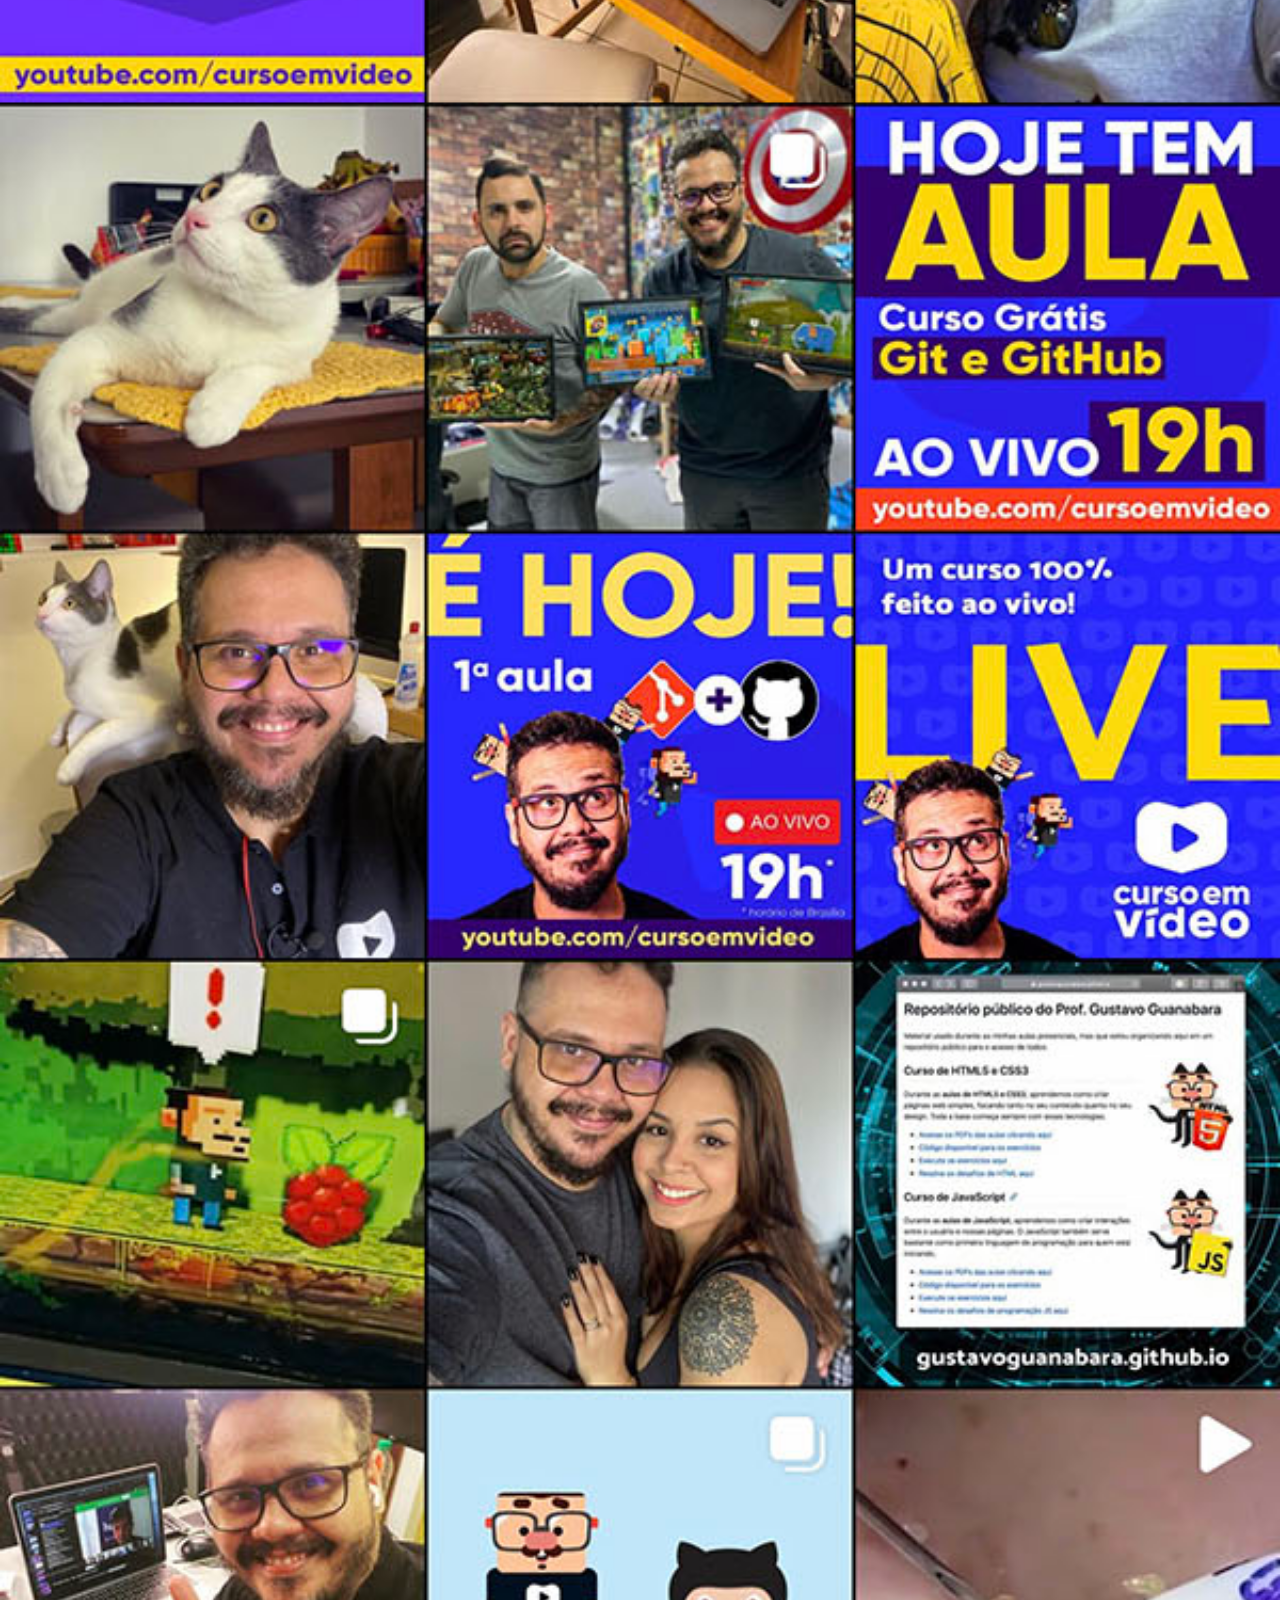
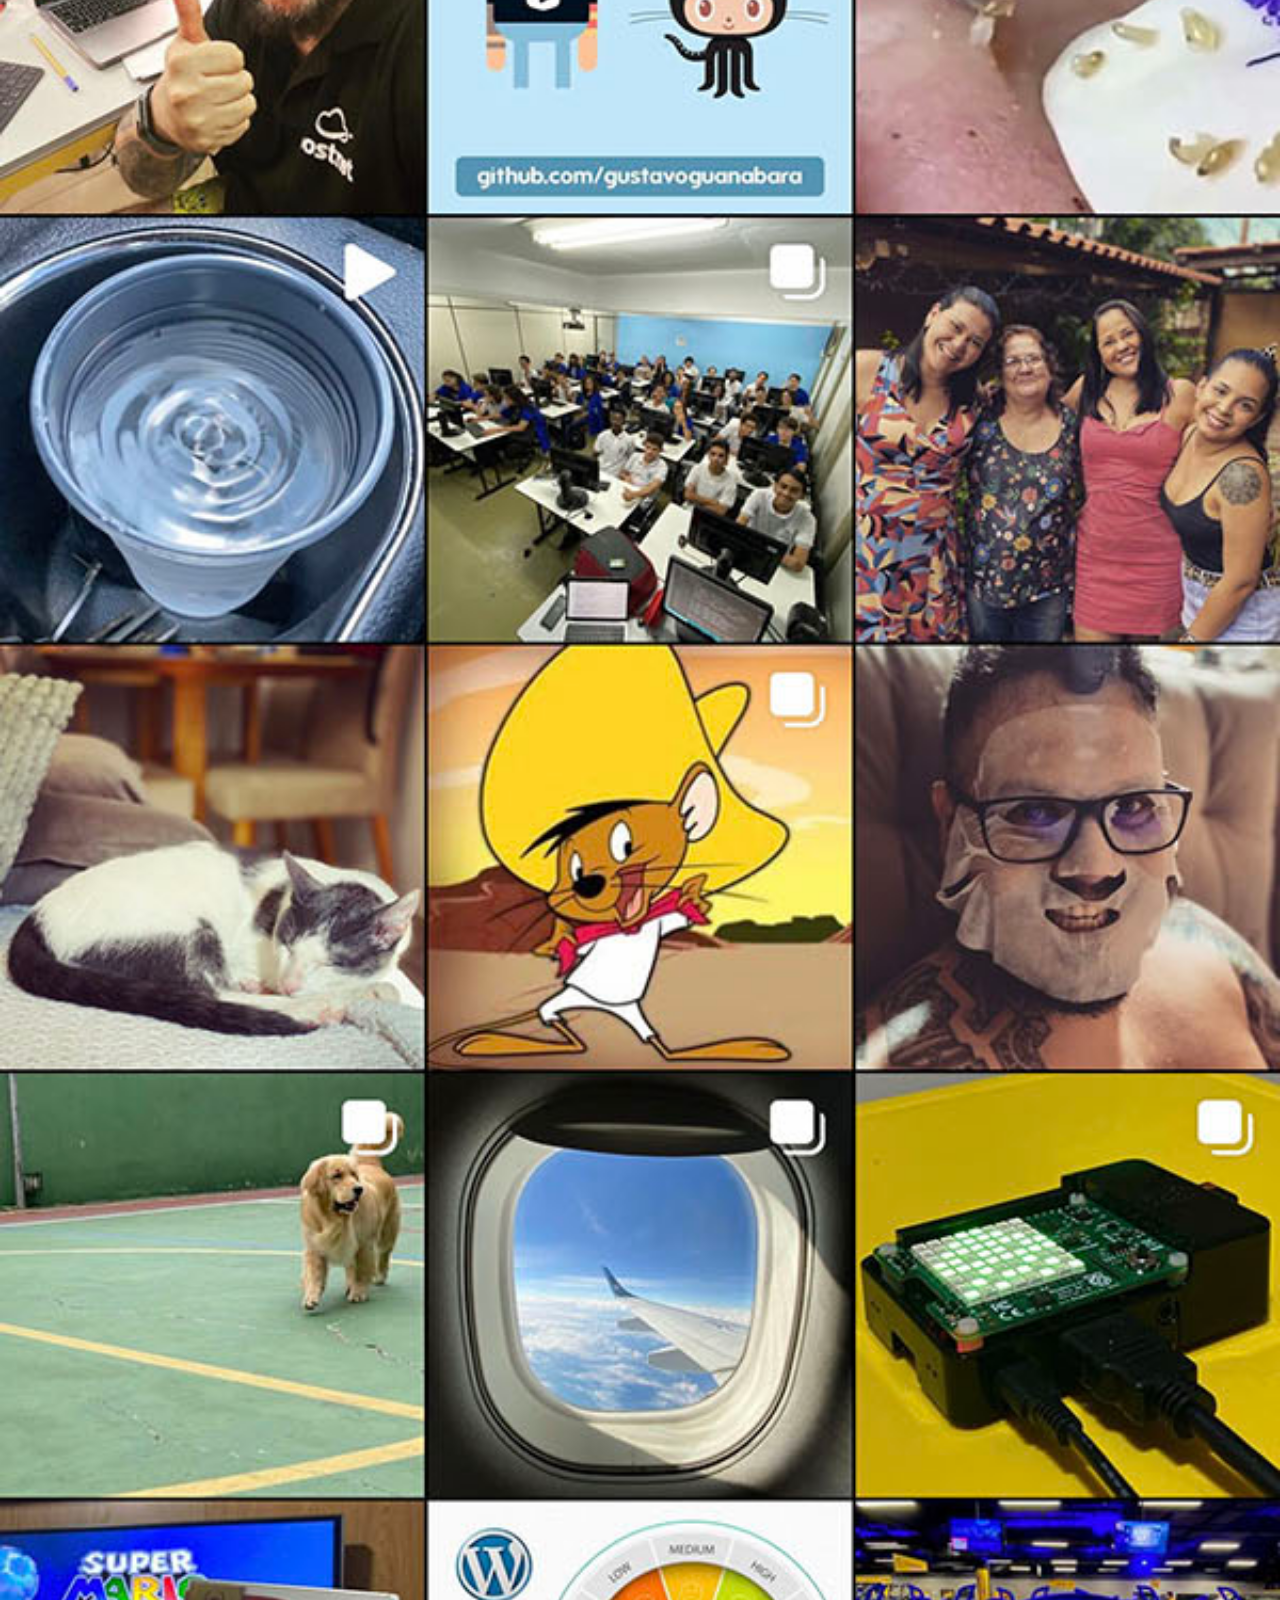
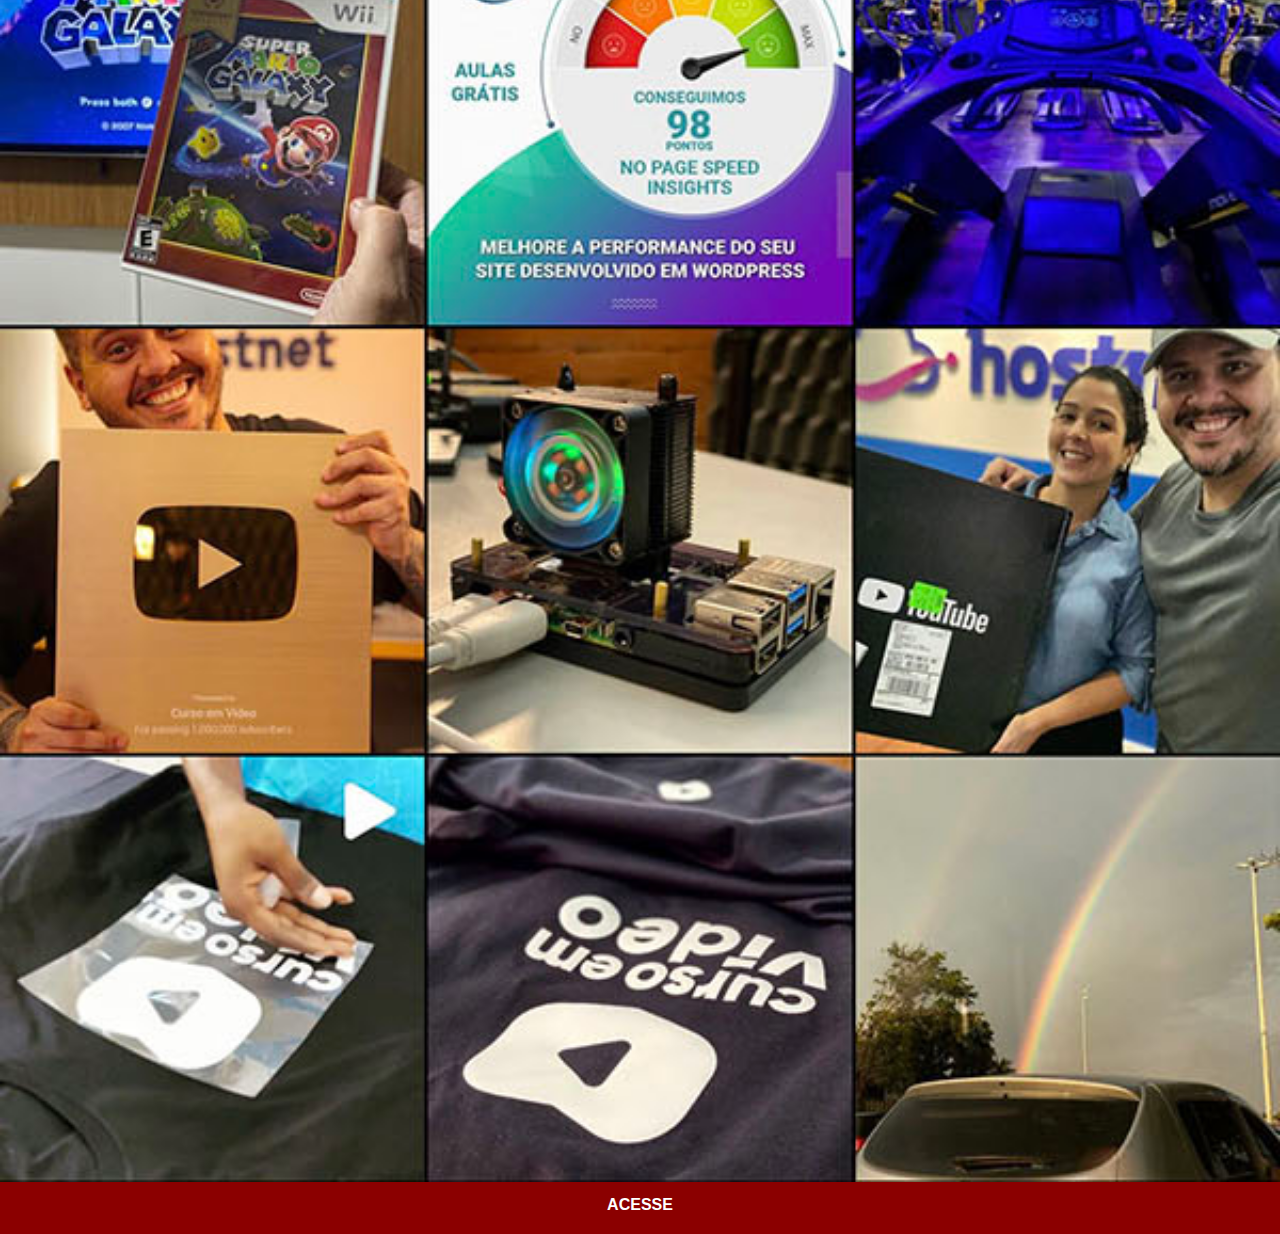
<file: instagram.html>
<!DOCTYPE html>
<html lang="pt-br">
<head>
    <meta charset="UTF-8">
    <meta name="viewport" content="width=device-width, initial-scale=1.0">
    <title>Instagram</title>
    <link rel="stylesheet" href="estilos/rede-estilos.css">
</head>
<body>
    <img src="imagens/tela-instagram.jpg" alt="Instagram">
    <a href="#">ACESSE</a>
    
</body>
</html>
</file>
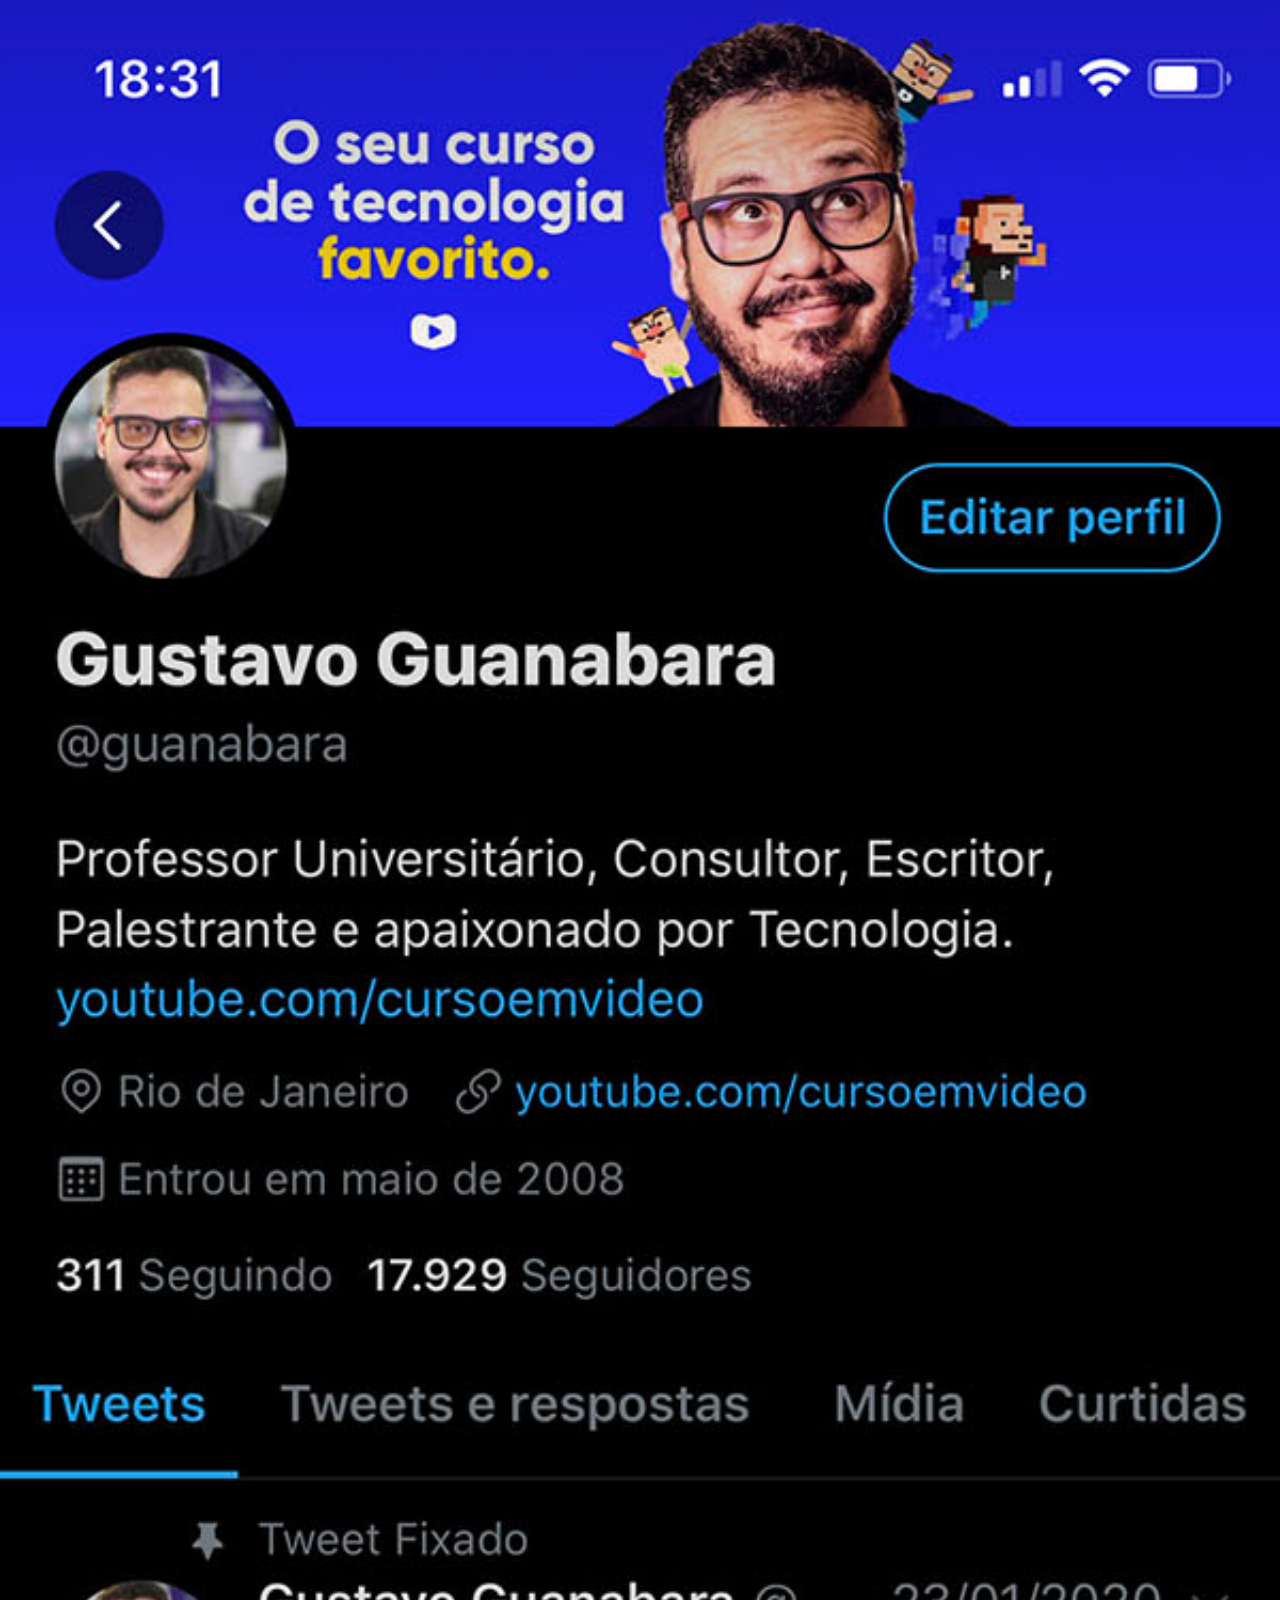
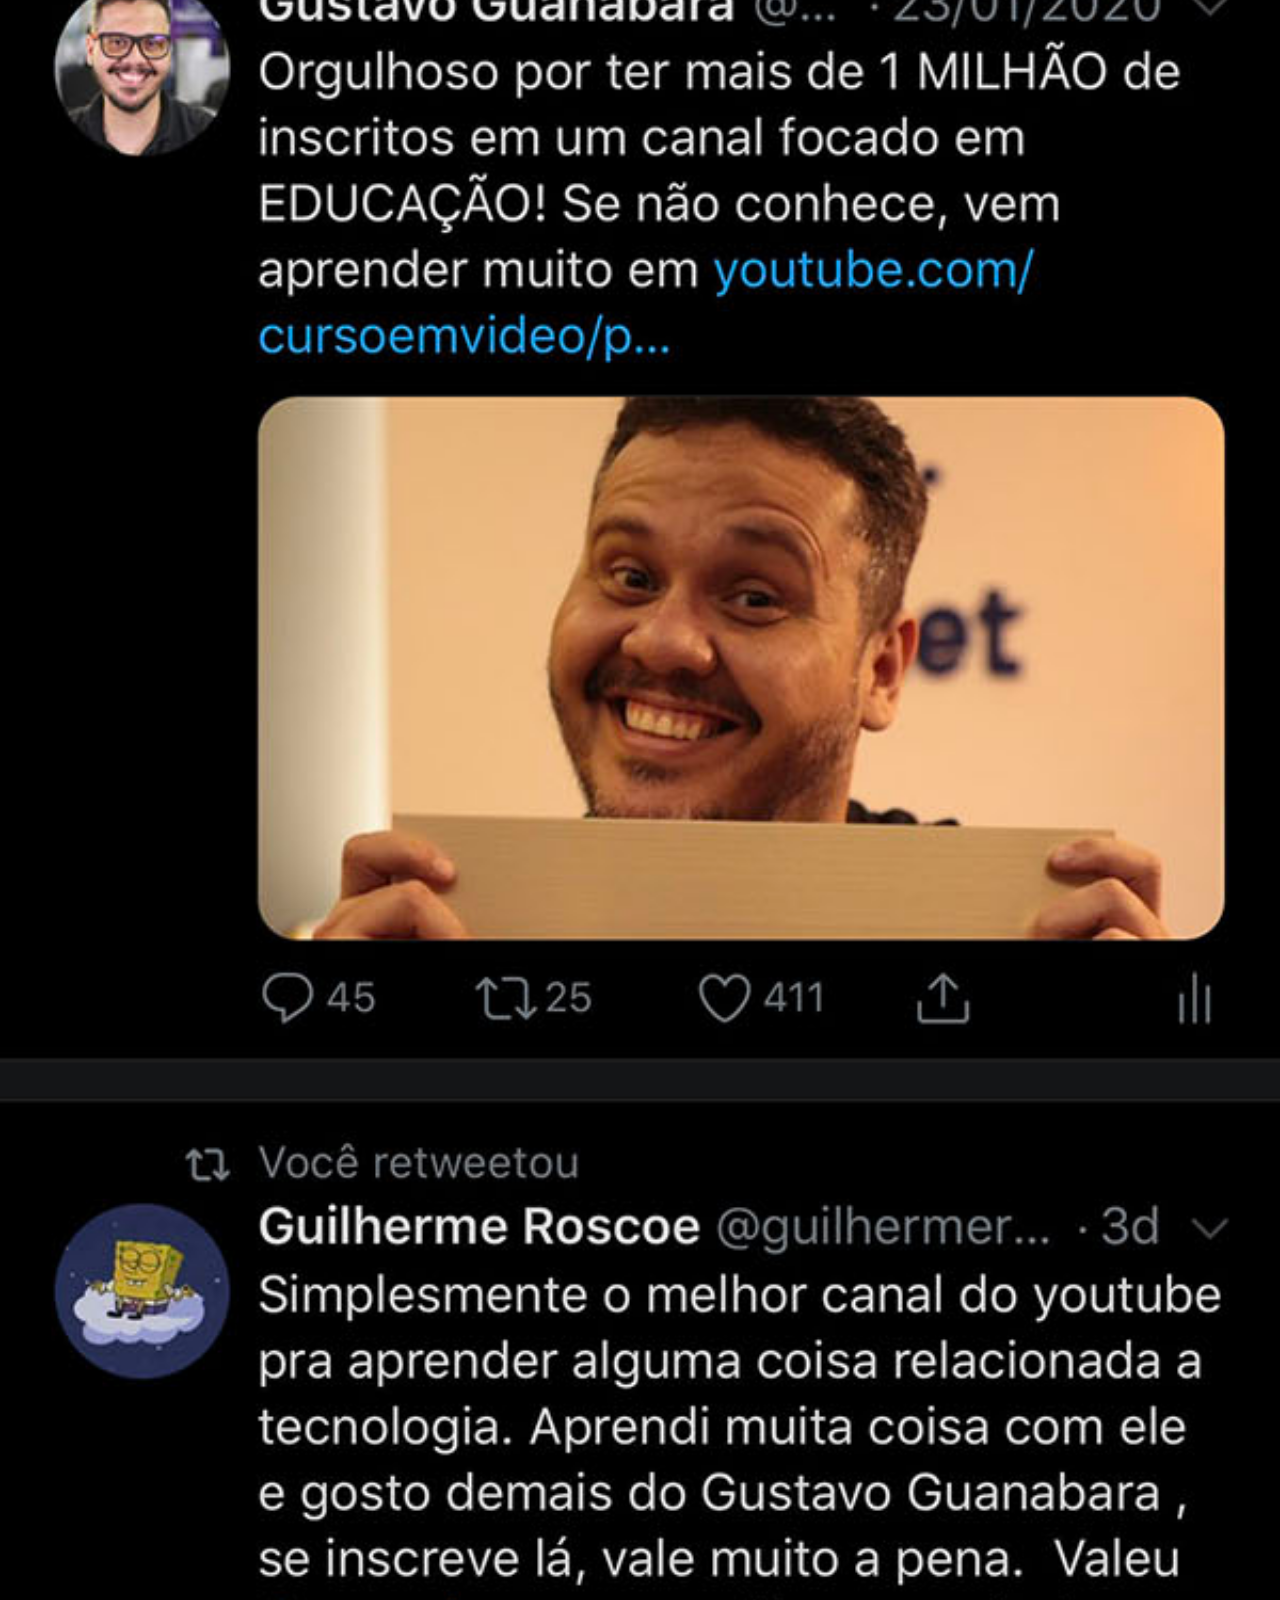
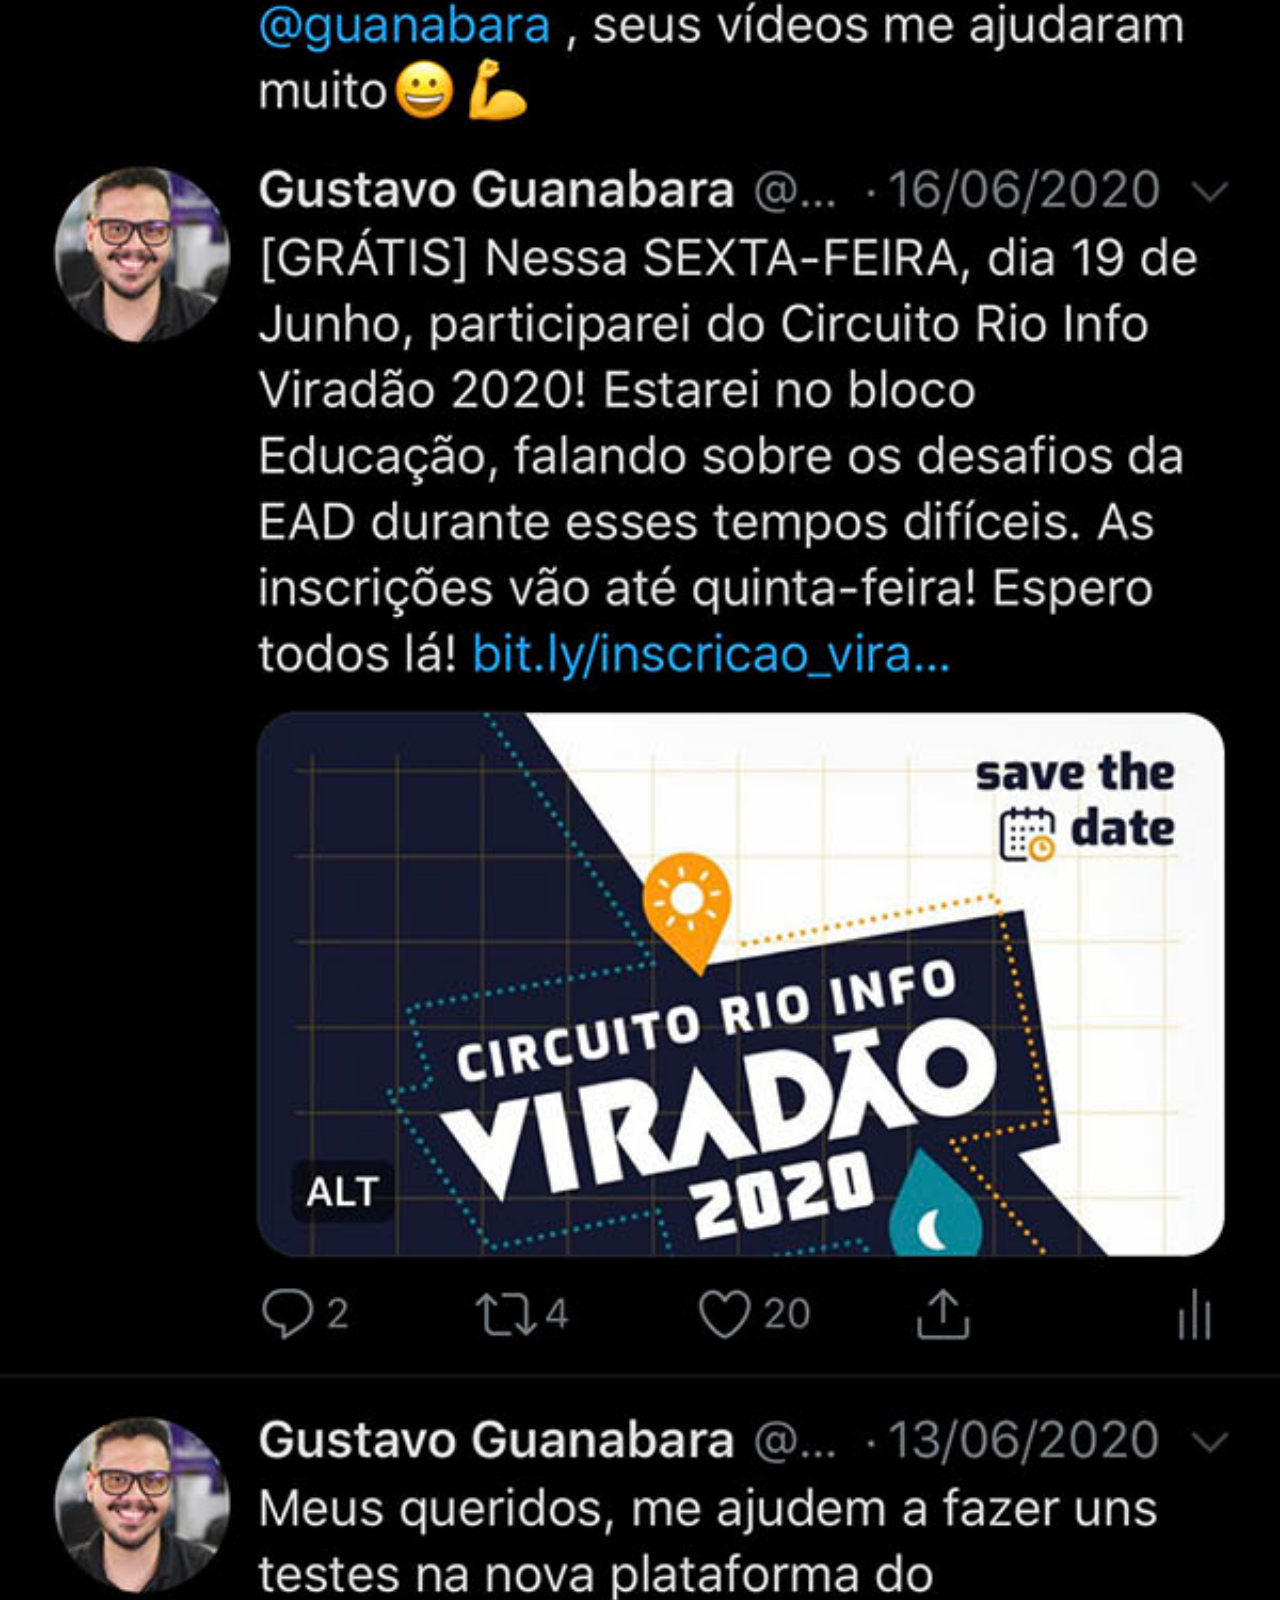
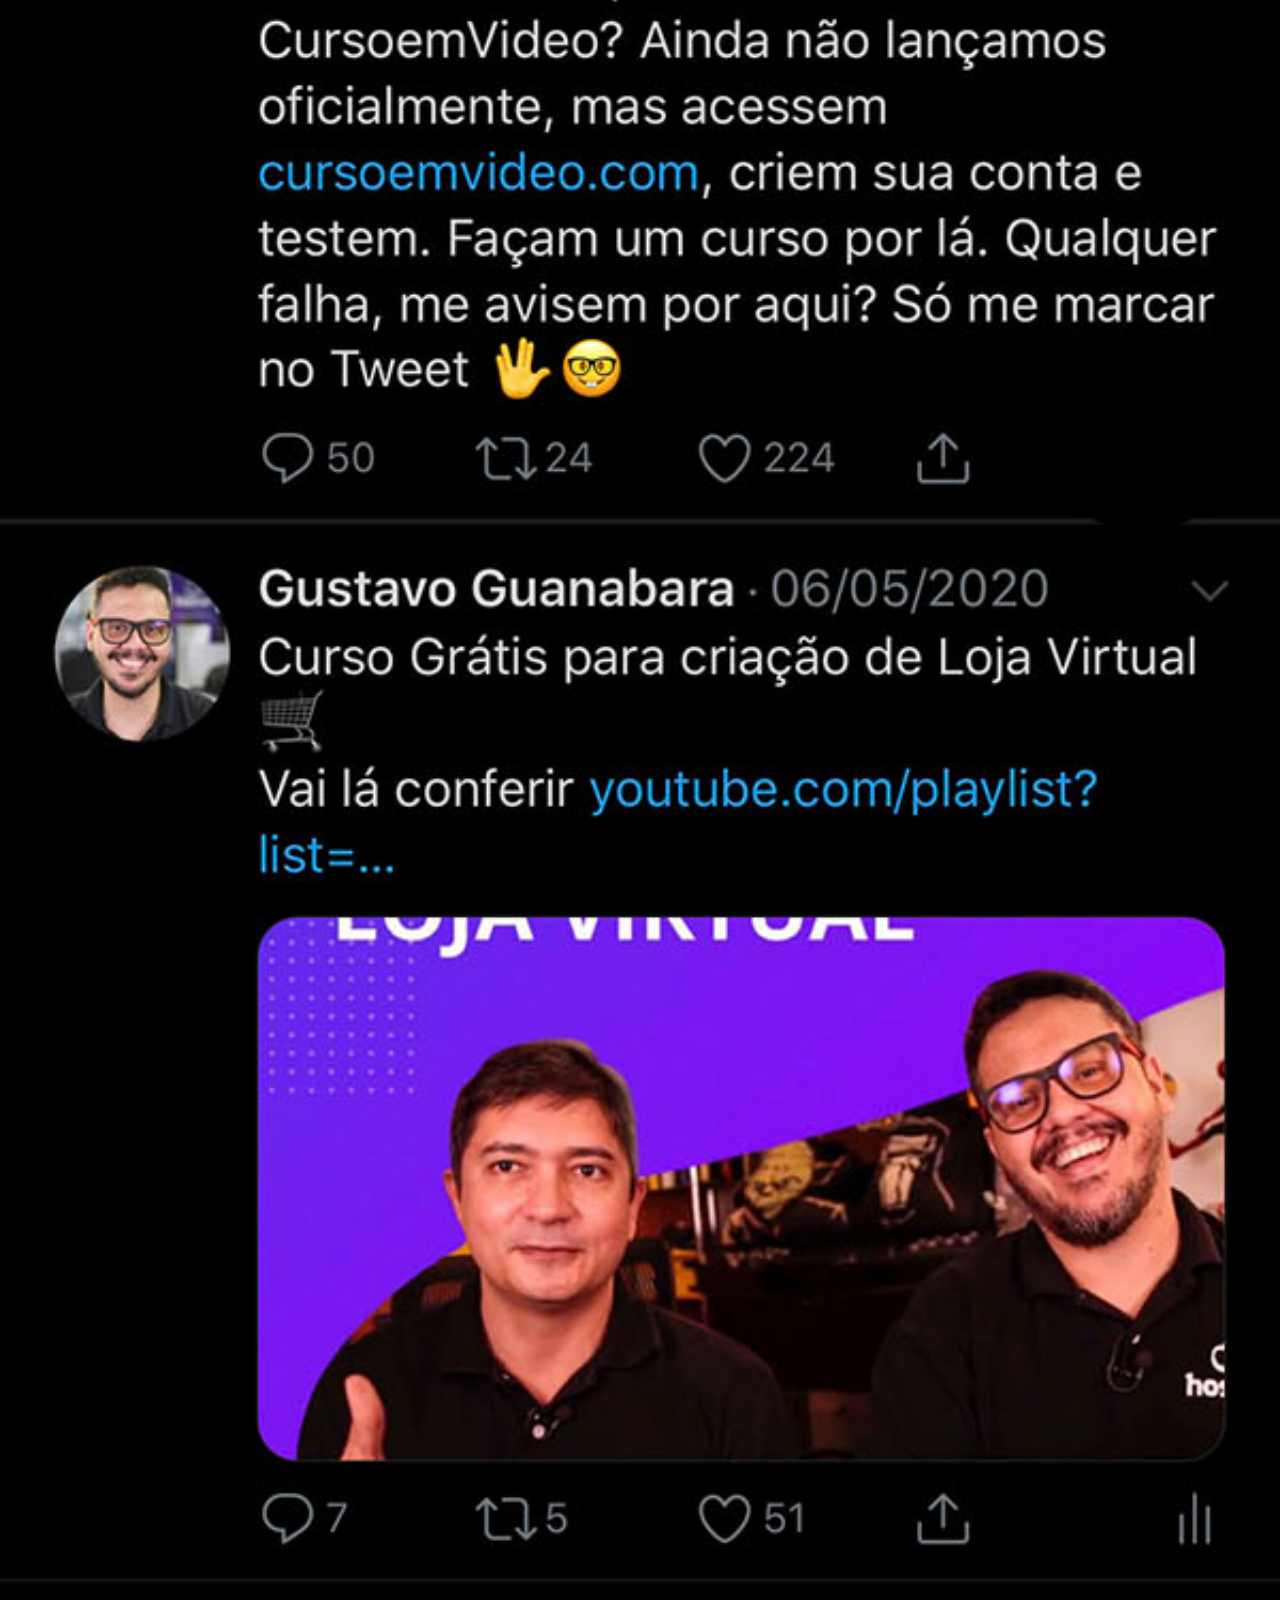
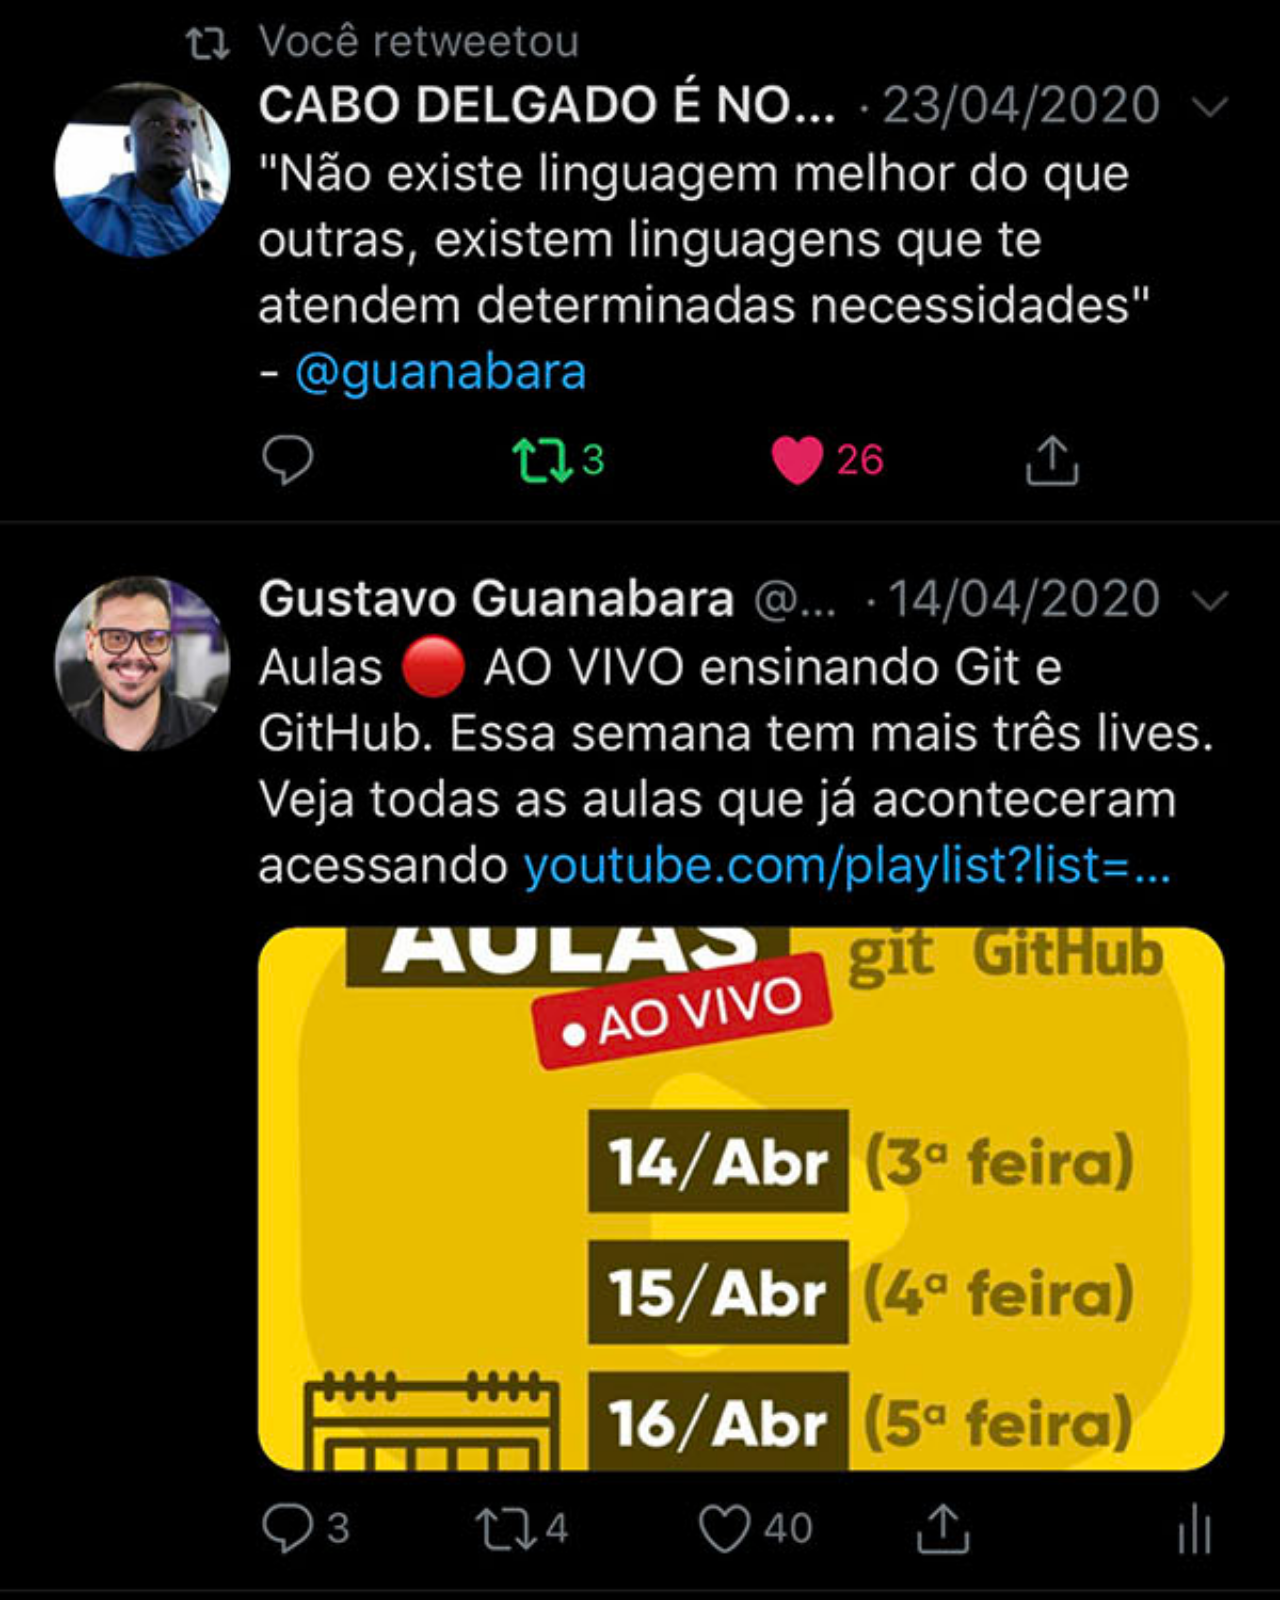
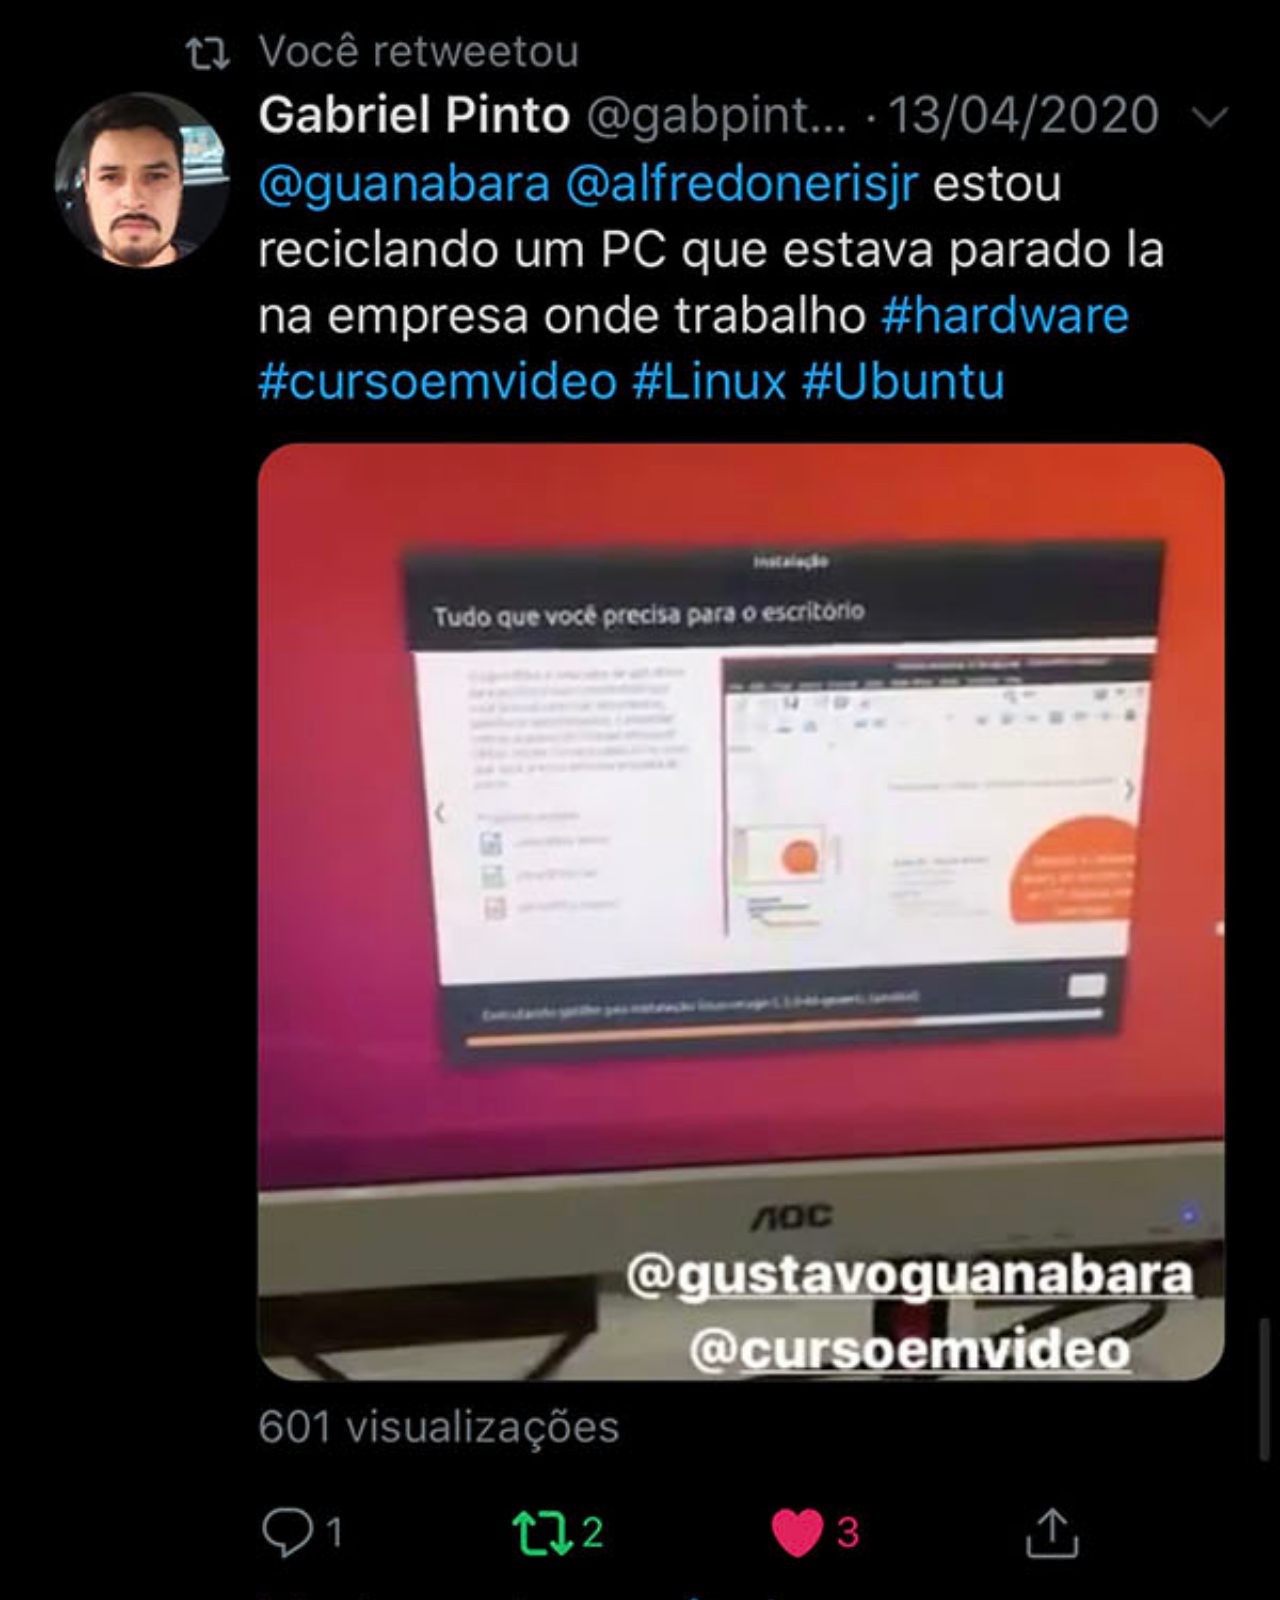
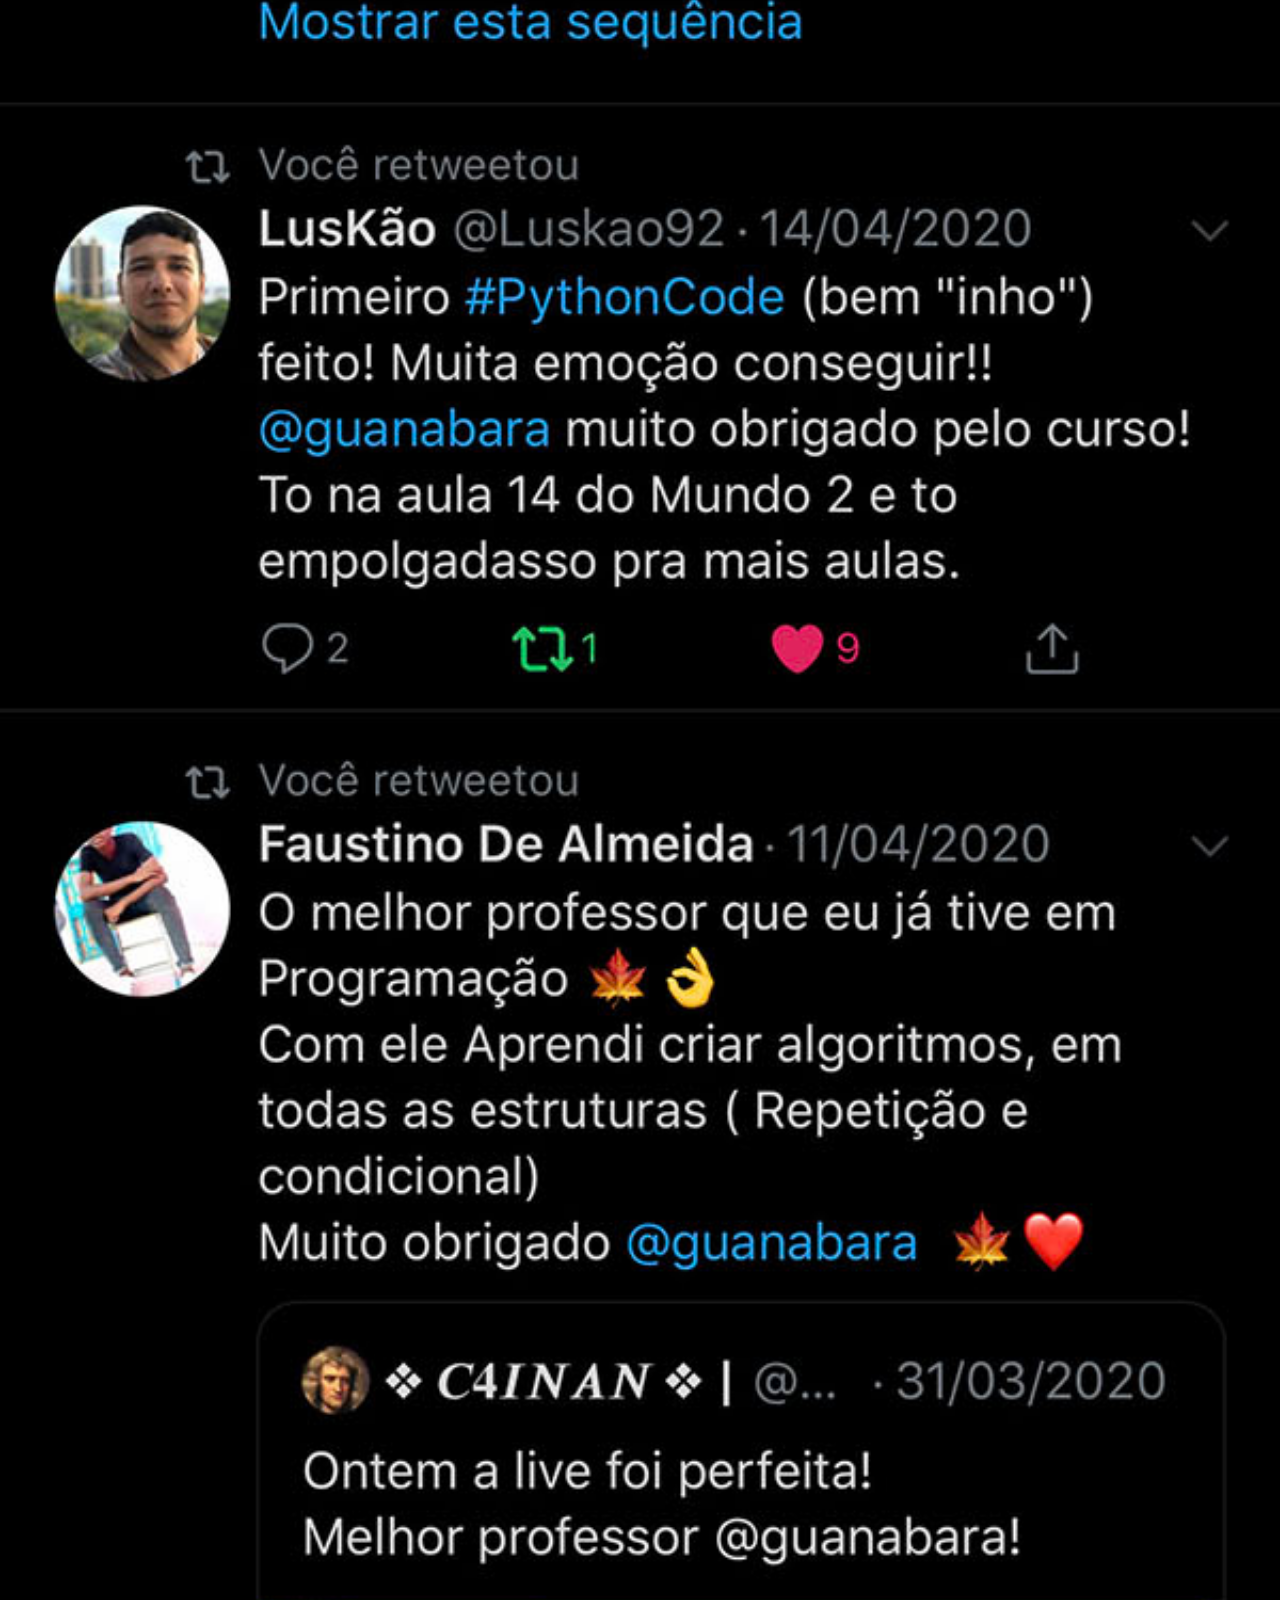
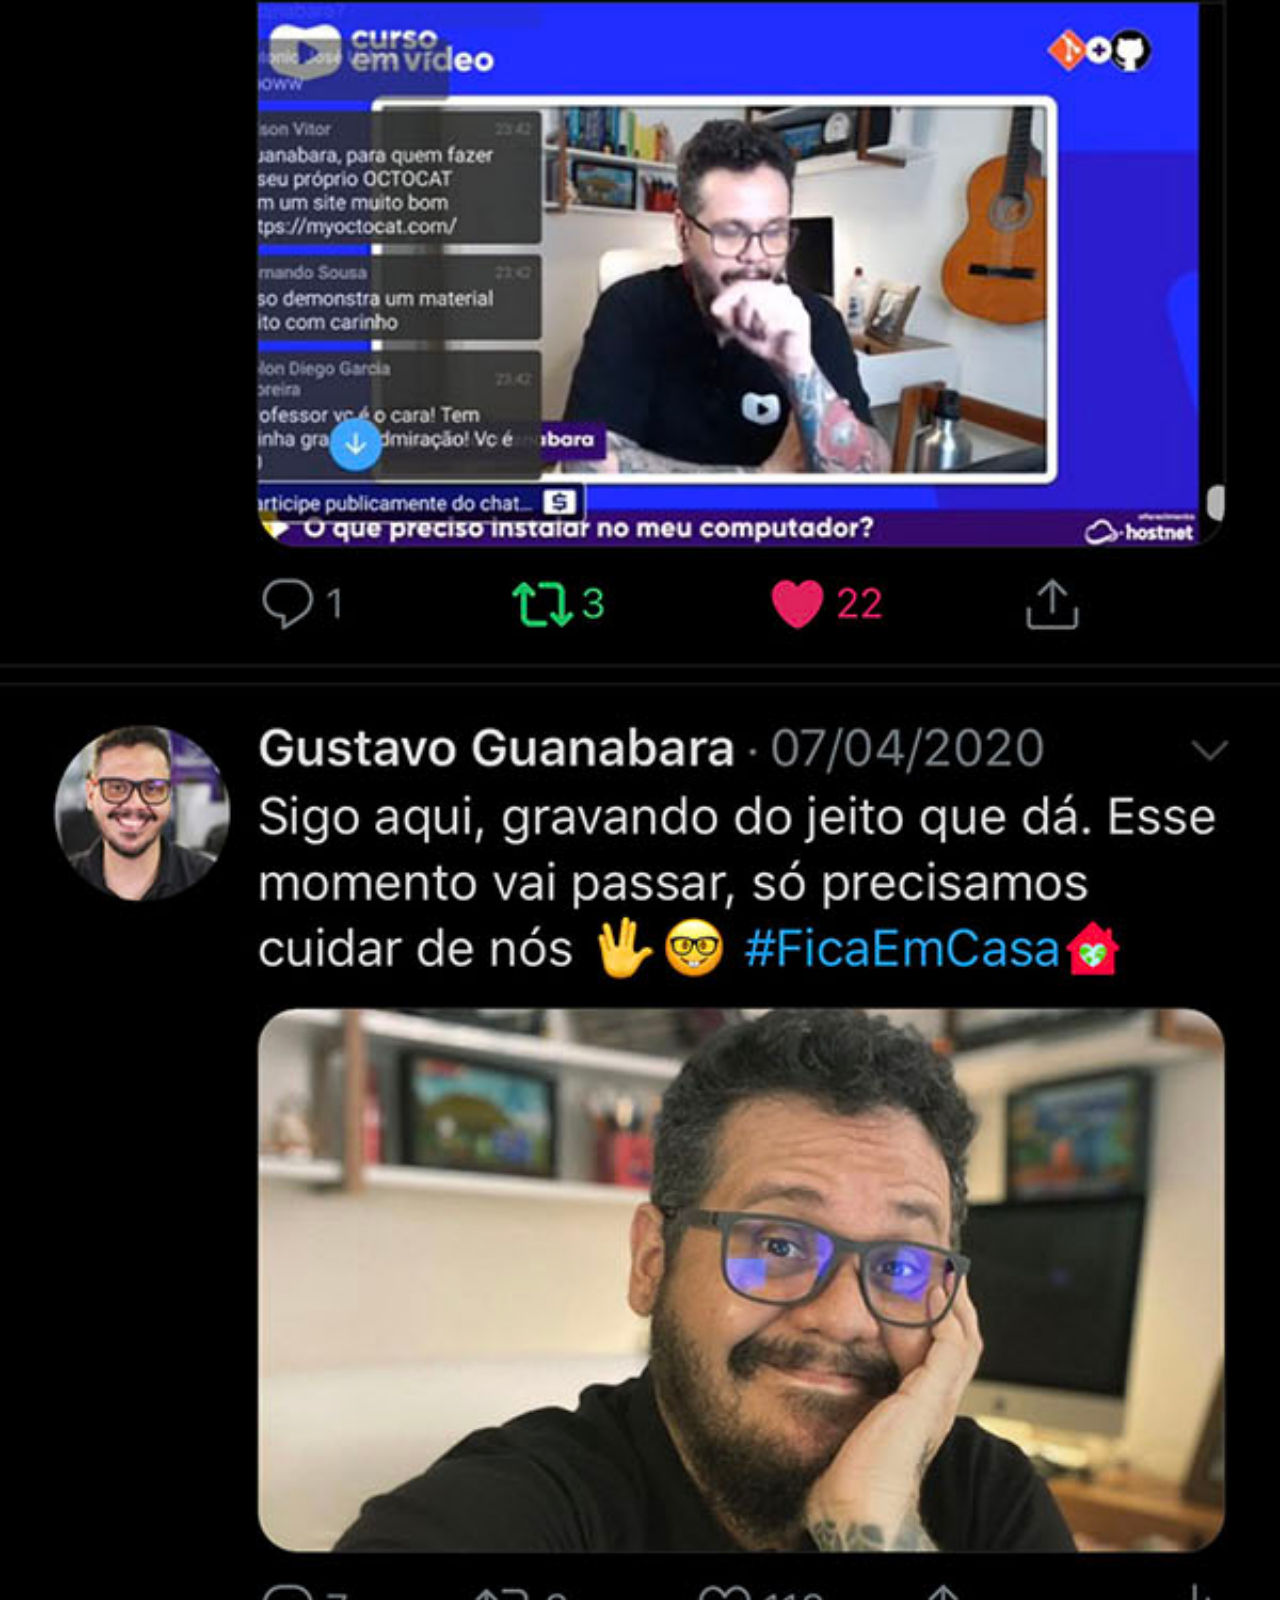
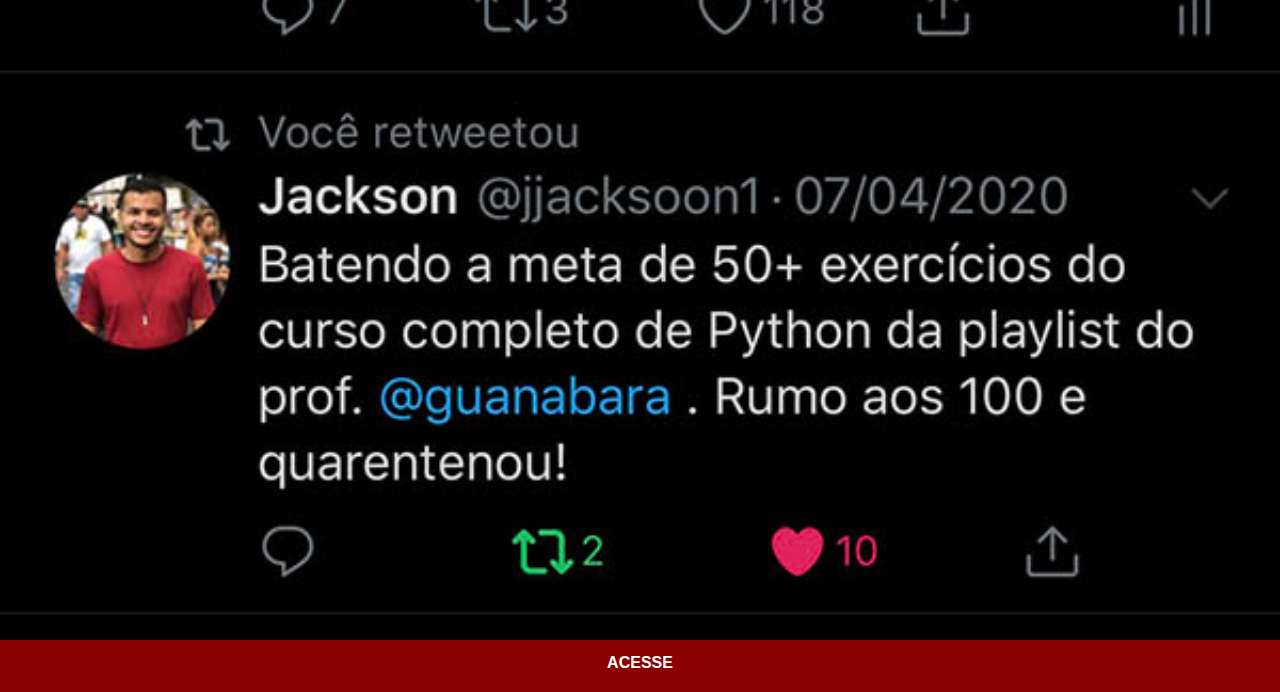
<file: twitter.html>
<!DOCTYPE html>
<html lang="en">
<head>
    <meta charset="UTF-8">
    <meta name="viewport" content="width=device-width, initial-scale=1.0">
    <title>Twitter</title>
    <link rel="stylesheet" href="estilos/rede-estilos.css">
</head>
<body>
    <img src="imagens/tela-twitter.jpg" alt="Twitter">
    <a href="#">ACESSE</a>
</body>
</html>
</file>
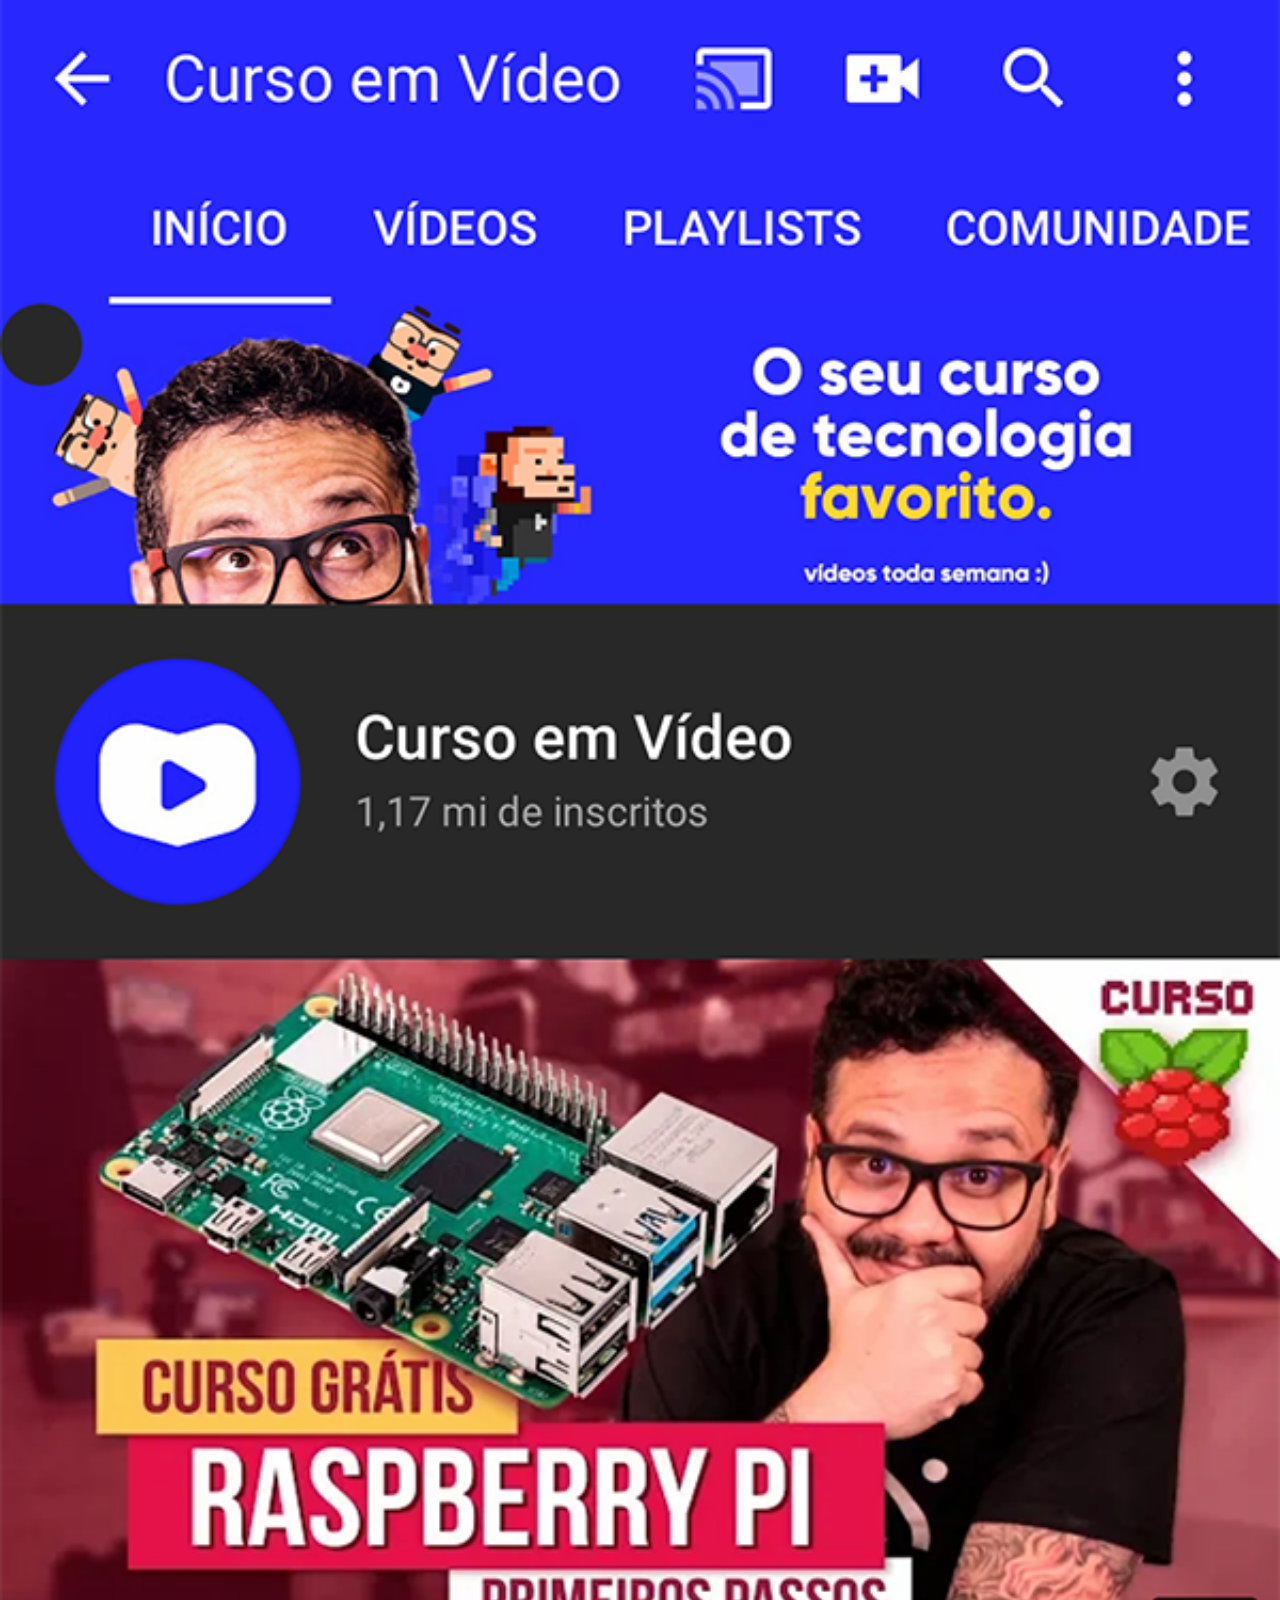
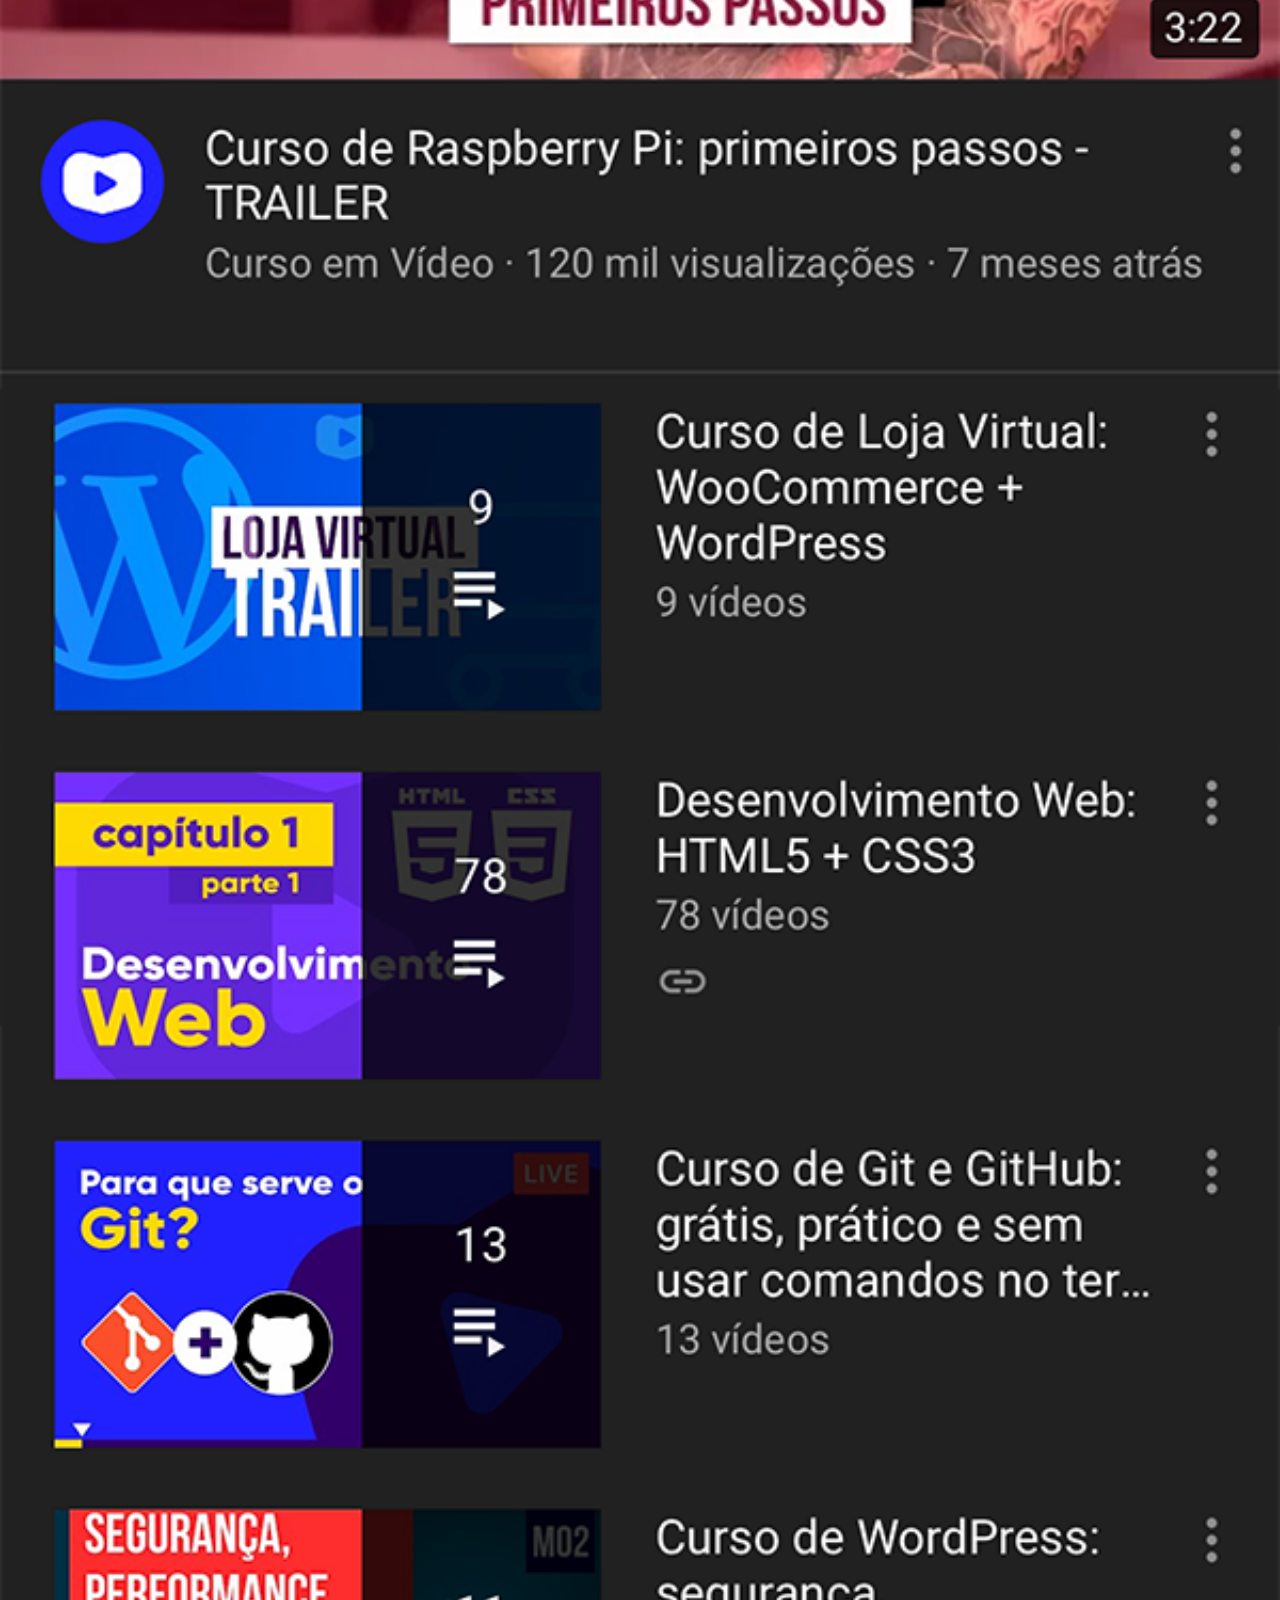
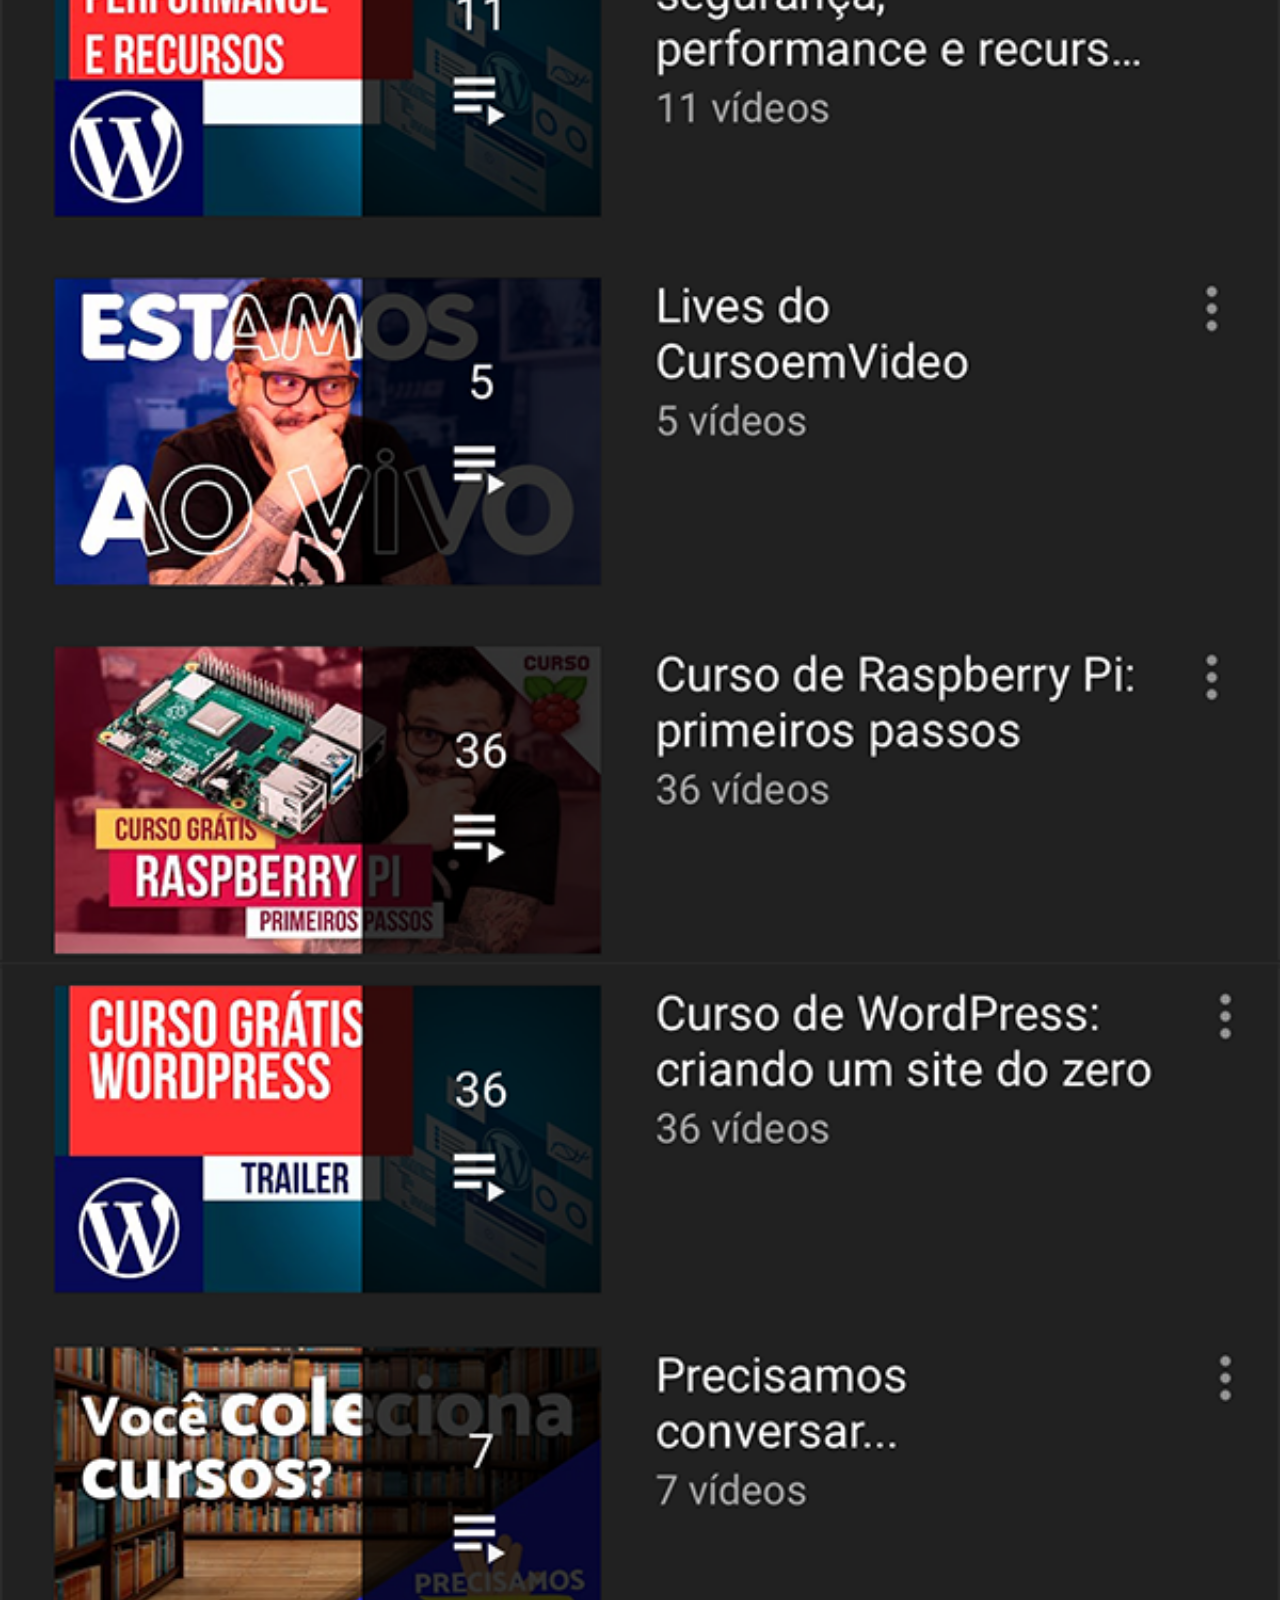
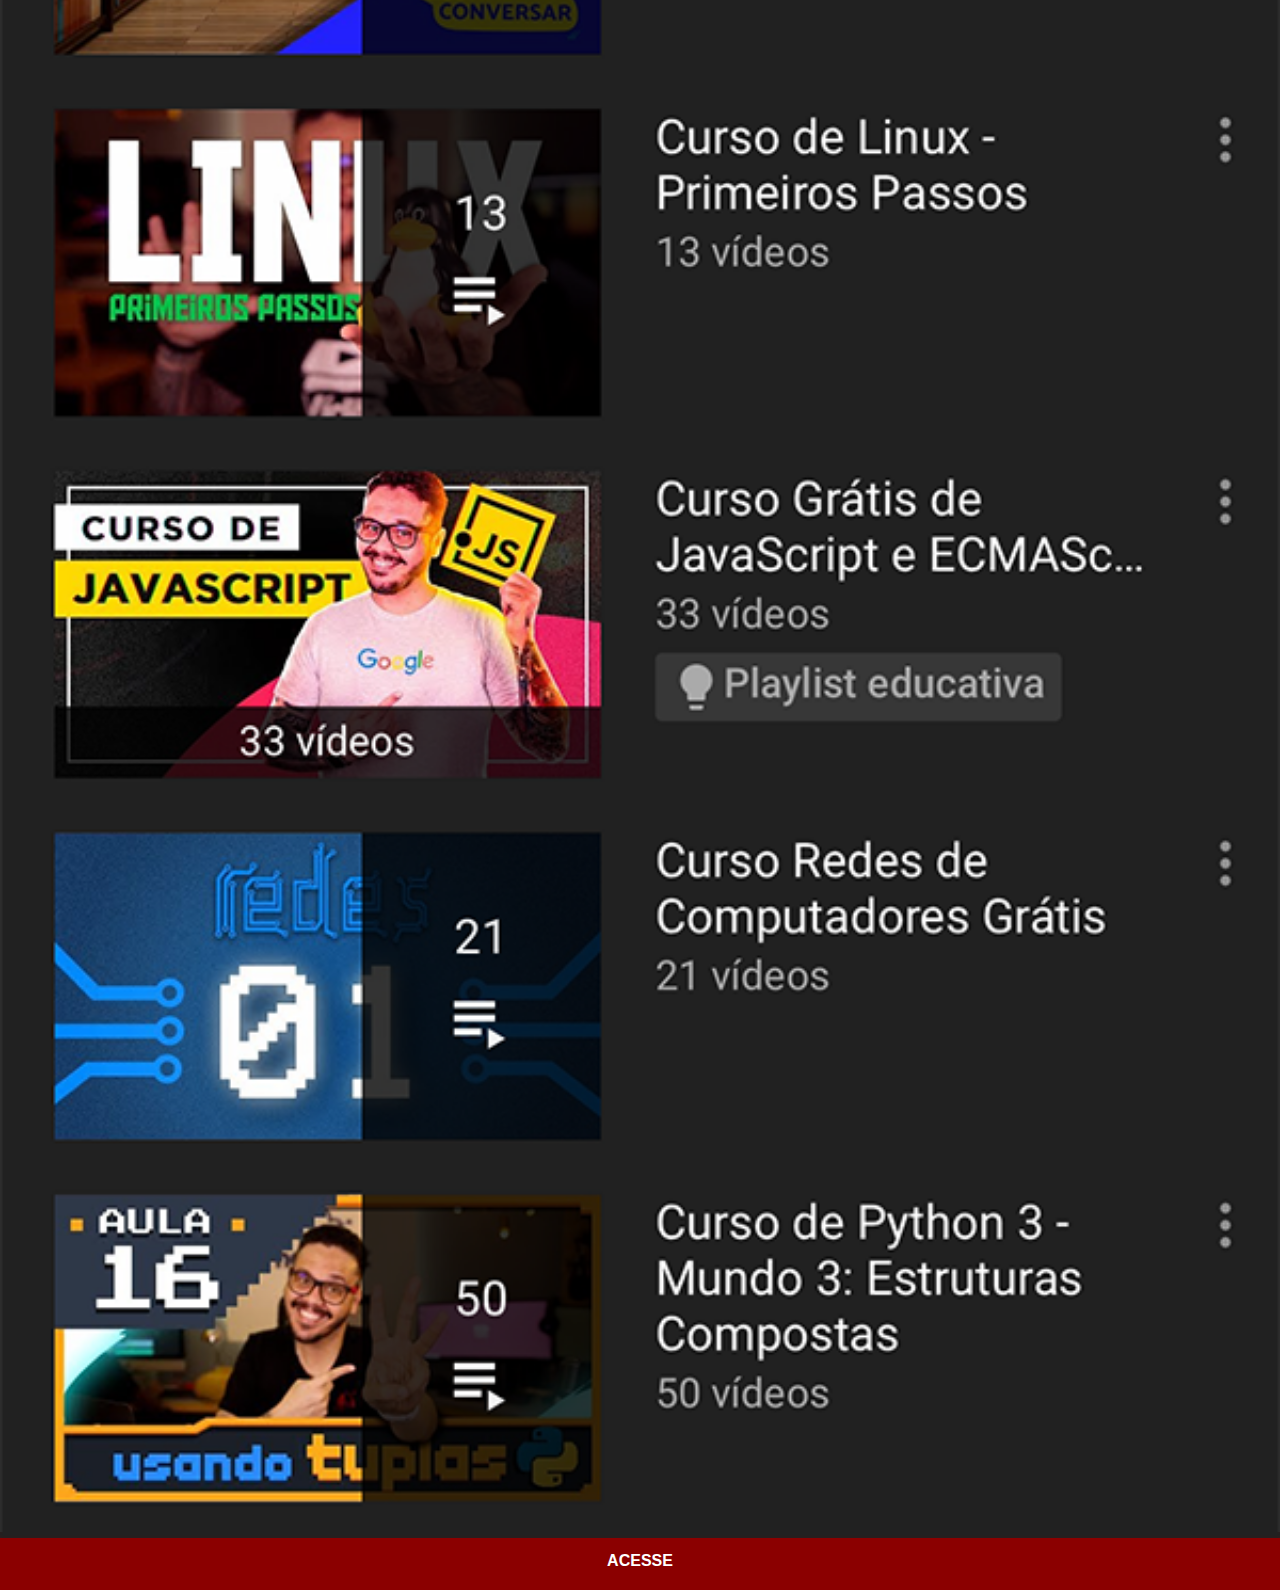
<file: youtube.html>
<!DOCTYPE html>
<html lang="pt-br">
<head>
    <meta charset="UTF-8">
    <meta name="viewport" content="width=device-width, initial-scale=1.0">
    <title>YouTube</title>
    <link rel="stylesheet" href="estilos/rede-estilos.css">
</head>
<body>
    <img src="imagens/tela-youtube.png" alt="youtube">
    <a href="https://www.youtube.com/" target="_blank">ACESSE</a>
</body>
</html>
</file>
<file: estilos/styles.css>
@charset "UTF-8";

*{
    margin: 0;
    padding: 0;
    box-sizing: border-box;
}

html,body{
    height: 100vh;
    width: 100vw;
}

body{
    background: url('../imagens/fundo-madeira.jpg') no-repeat top center;
    background-size: cover;
    background-attachment:fixed;
}


main{
    /*obsserve que devemos colocar o position relative no pai*/
    position: relative;
    height: 100vh;
    display: flex;
    flex-direction: row-reverse;
}

section#phone{
    /*posicionando o item ao meio independento do tamanho da tela ficará ao meio*/
    position: absolute;
    top:50%;
    left: 50%;
    transform: translate(-50%,-50%);
    /*-----------------------------*/
    width: 311px;
    height: 627px;
    background: url(../imagens/frame-iphone.png) no-repeat;
}

iframe#tela{
    position: relative;
    top: 80px;
    left: 22px;
    height: 472px;
    width: 266px;
}


section#redes-sociais img{
    width: 50px;
    margin: 10px;
    border-radius: 50%;
    box-shadow: 1px 1px 3px rgba(0, 0, 0, 0.725);
}


section#redes-sociais{
    display: flex;
    flex-direction: column-reverse;
    justify-content: center;
    margin-right: 20px;
}


section  a.flex-item1{
    order: 1;
}


section  a.flex-item3{
    order: 1;
}

section  a.flex-item2{
    order: -1;
}
</file>
<file: estilos/rede-estilos.css>
@charset "UTF-8";

*{
    margin: 0;
    padding: 0;
    box-sizing: border-box;
    font-family: Arial, Helvetica, sans-serif;
}

/*esconder barra de rolagem*/
::-webkit-scrollbar{
    width: 0px;
    height: 0px;
}

body{
    text-align: center;
    
}

img{
    width: 100vw;

}

a{
    display: block;
    text-align: center;
    background-color: darkred;
    font-weight: bolder;
    color: white;
    padding: 20px;
    text-decoration: none;
    margin-top: -10px;

}
a:hover{
    background-color:rgba(255, 4, 4, 0.918);
}
</file>
